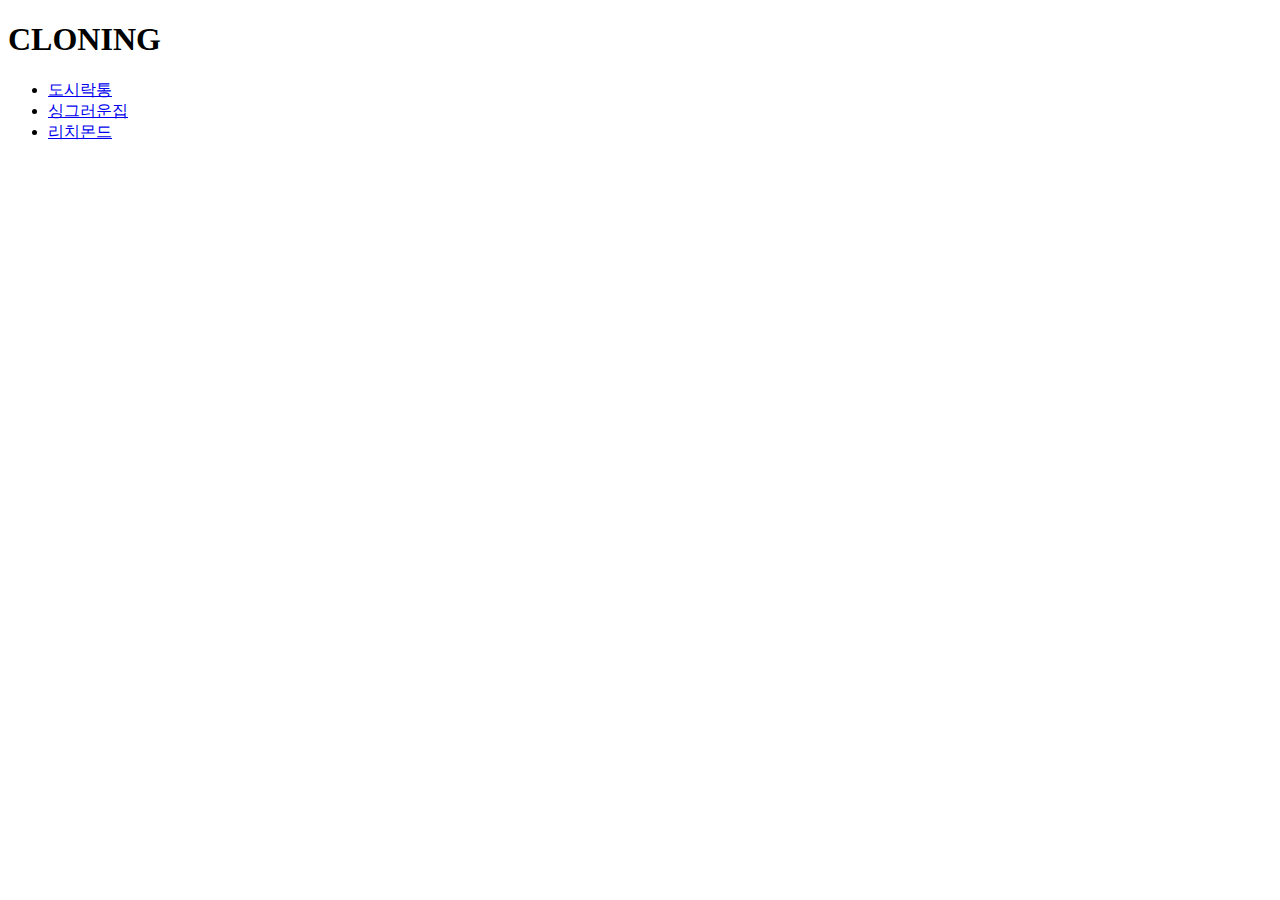
<file: index.html>
<!DOCTYPE html>
<html lang="en">
<head>
  <meta charset="UTF-8">
  <meta http-equiv="X-UA-Compatible" content="IE=edge">
  <meta name="viewport" content="width=device-width, initial-scale=1.0">
  <title>TEST</title>
</head>
<body>
  <h1>CLONING</h1>
  <ul>
    <li><a href="dosirock/index.html">도시락통</a></li>
    <li><a href="green_house/index.html">싱그러운집</a></li>
    <li><a href="therichmond/index.html">리치몬드</a></li>
  </ul>
</body>
</html>
</file>
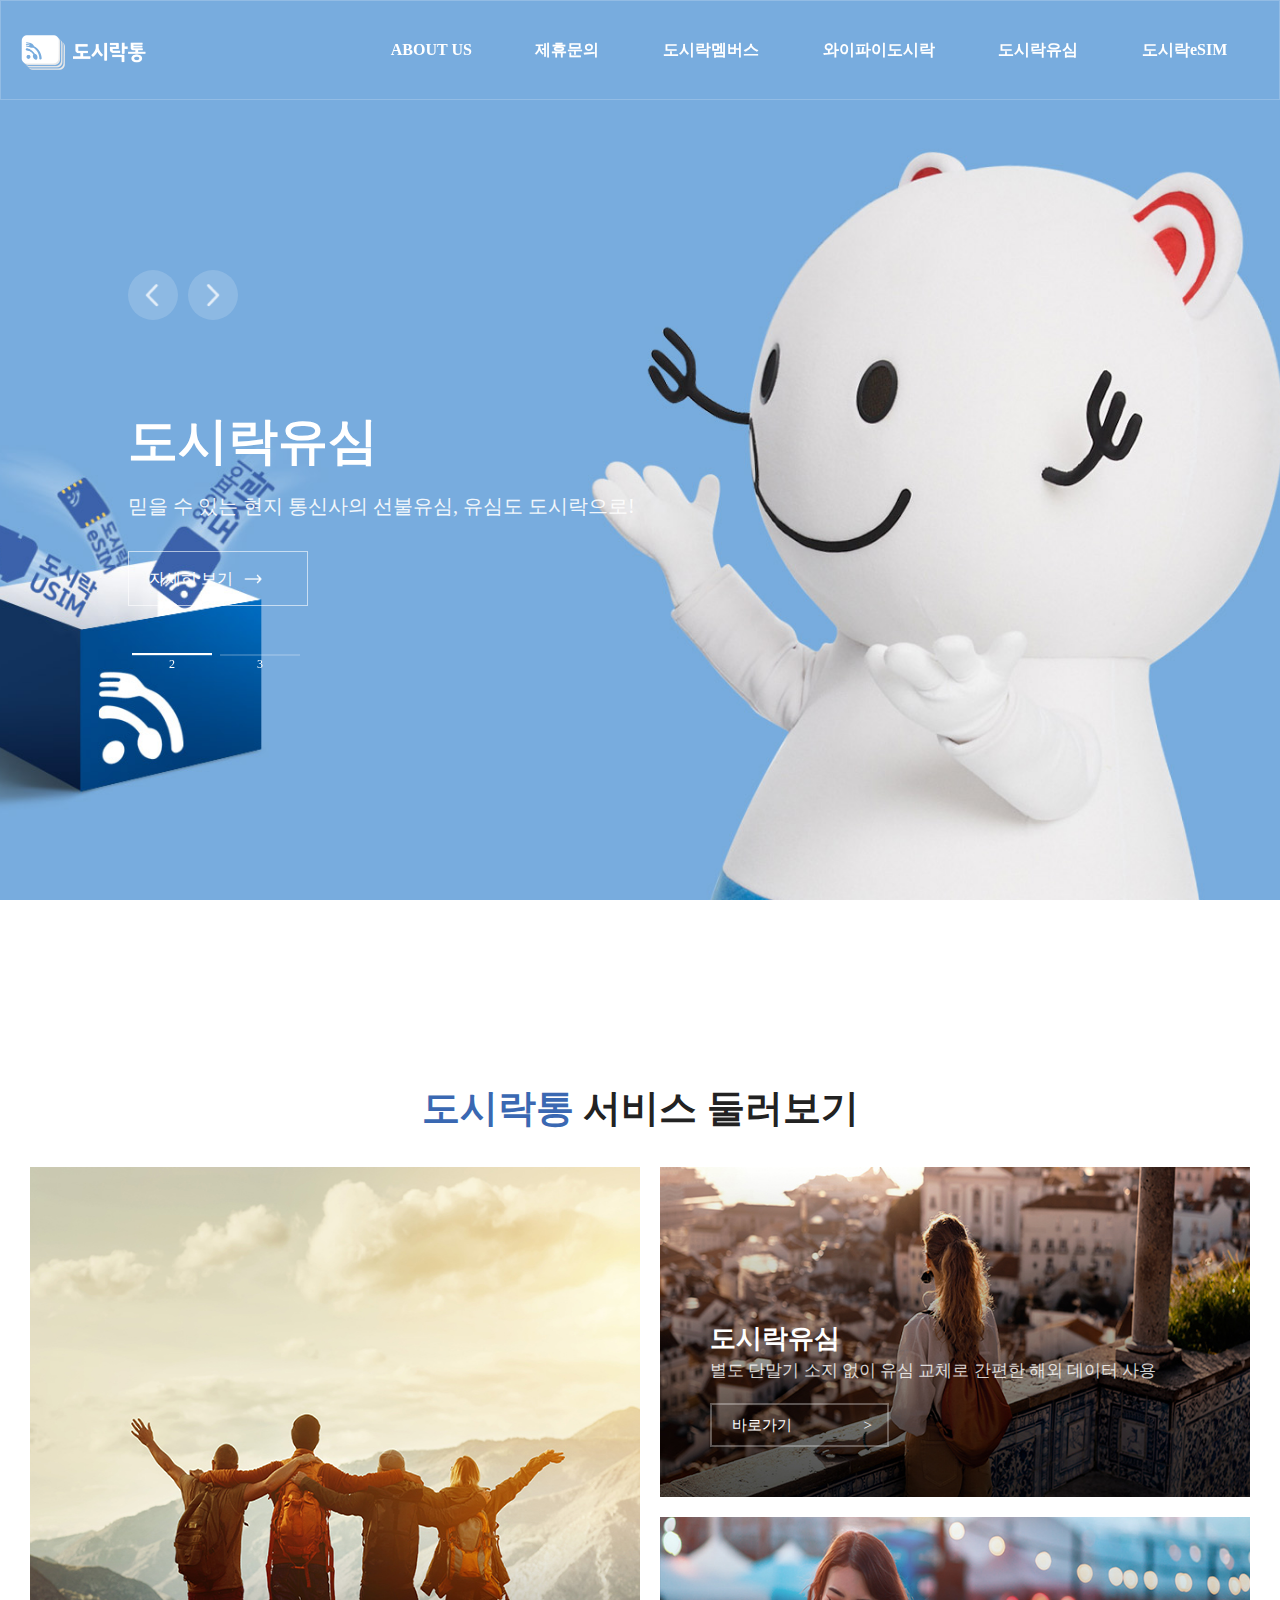
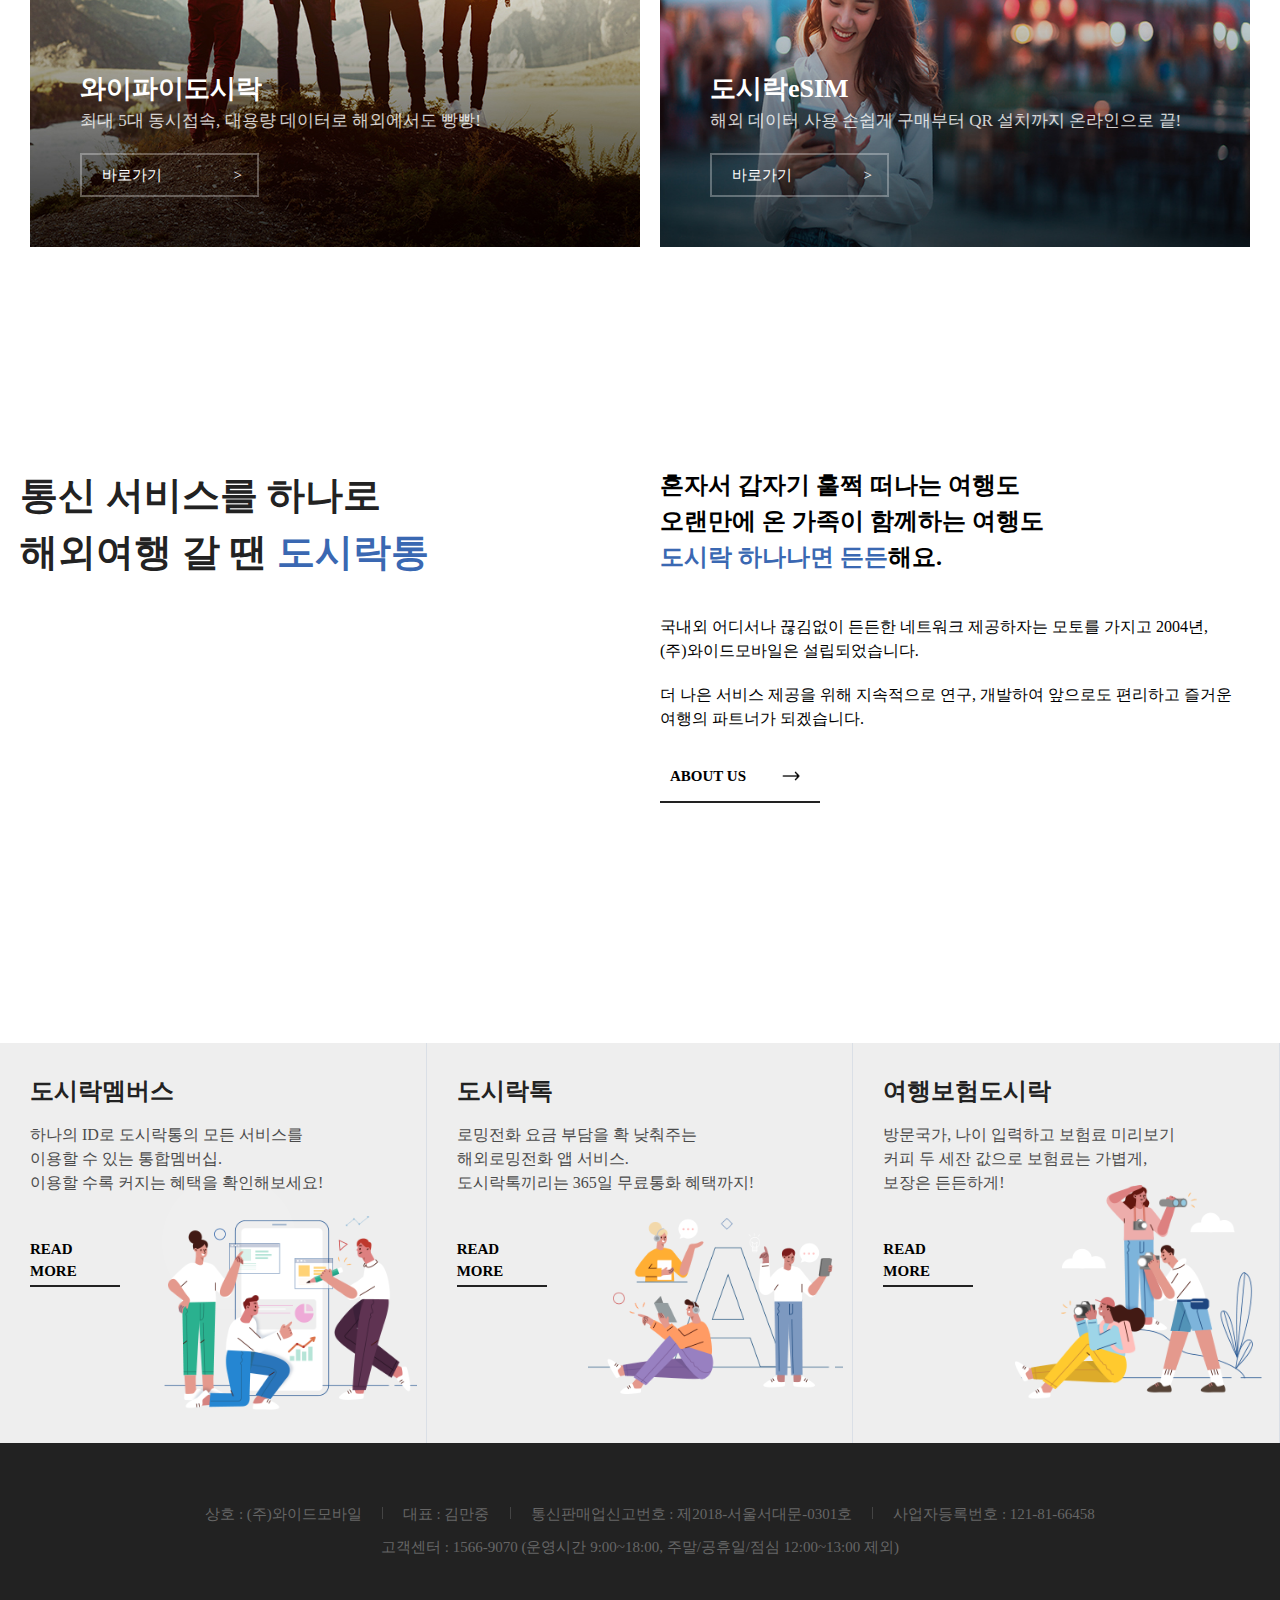
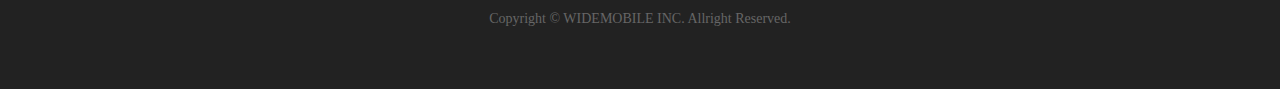
<file: dosirock/index.html>
<!DOCTYPE html>
<html lang="en">
<head>
  <meta charset="UTF-8">
  <meta http-equiv="X-UA-Compatible" content="IE=edge">
  <meta name="viewport" content="width=device-width, initial-scale=1.0">
  <link rel="stylesheet" href="css/reset.css">
      <!-- Link Swiper's CSS -->
      <link
      rel="stylesheet"
      href="https://cdn.jsdelivr.net/npm/swiper/swiper-bundle.min.css"/>
  <link rel="stylesheet" href="css/style.css">

  <title>도시락통 23-01-11 도시락통</title>
</head>
<body>
  <header>
    <div class="nav_wrap">
      <h1><a href="#"><img id="logoTop" src="img/logo_white.png" alt="logo"></a></h1>
      <nav>
        <ul>
          <li><a href="#" class="gnbA">ABOUT US</a></li>
          <li><a href="#" class="gnbA">제휴문의</a></li>
          <li><a href="" class="gnbA">도시락멤버스</a></li>
          <li><a href="" class="gnbA">와이파이도시락</a></li>
          <li><a href="" class="gnbA">도시락유심</a></li>
          <li><a href=""  class="gnbA">도시락eSIM</a></li>
        </ul>
      </nav>
      <div class="btn_nav">
        <a href="">
          <span></span>
          <span></span>
          <span></span>
        </a>
      </div>
    </div>

  </header>
  <main>
    <section>
      <div class="slide_wrap">
      <div class="swiper mySwiper">
      <div class="swiper-wrapper">
        <div class="swiper-slide"><img src="img/main_visual_1.jpg" alt="">
          <div class="slide_text">
      
            <h2>도시락유심</h2>
            <p>믿을 수 있는 현지 통신사의 선불유심, 유심도 도시락으로!</p>
            <div class="btn_more">
              자세히 보기
            </div>
          </div></div>
        <div class="swiper-slide"><img src="img/main_visual_2.jpg" alt="">
          <div class="slide_text">
        
            <h2>도시락eSIM</h2>
            <p>요금제, 통신사 변경 없이 데이터 충전가능한 아이폰유저를 위한 가장 간편한 로밍</p>
            <div class="btn_more">
              자세히 보기
            </div>
          </div></div>
        <div class="swiper-slide"><img src="img/main_visual_3.jpg" alt="">
          <div class="slide_text">
  
            <h2>도시락유심</h2>
            <p>믿을 수 있는 현지 통신사의 선불유심, 유심도 도시락으로!</p>
            <div class="btn_more">
              자세히 보기
            </div>
          </div></div>

      </div>
      <div class="arrows">
        <div class="swiper_left"></div>
        <div class="swiper_right"></div>

      </div>
      <div class="swiper-pagination page-bar"></div>
    </div>

      </div>
      </div>
    </section>
    <section id="service">
      <h2><span class="blue_txt">도시락통</span> 서비스 둘러보기</h2>
      <article>
        <div class="serv_big">
          <img src="img/main_service_img1.jpg" alt="">
          <div class="serv_txt">
          <h3>와이파이도시락</h3>
          <p>최대 5대 동시접속, 대용량 데이터로 해외에서도 빵빵! </p>
          <div>바로가기 <span>&gt;</span></div>
        </div>
      </div>
        <div class="serv_sm">
          <div><img src="img/main_service_img2.jpg" alt=""> 
            <div class="serv_txt">
            <h3>도시락유심</h3>
            <p>별도 단말기 소지 없이 유심 교체로 간편한 해외 데이터 사용</p>
            <div>바로가기 <span>&gt;</span></div>
          </div></div>
          <div><img src="img/main_service_img3.jpg" alt=""> <div class="serv_txt">
            <h3>도시락eSIM</h3>
            <p>해외 데이터 사용 손쉽게 구매부터 QR 설치까지 온라인으로 끝!</p>
            <div>바로가기 <span>&gt;</span>
            </div>
          </div>
        </div>
        </div>
      </article>
    </section>
    <section id="about">
      <h2>통신 서비스를 하나로
        <br>해외여행 갈 땐 <span class="blue_txt">도시락통</span>
      </h2>
      <article>
        <h3>혼자서 갑자기 훌쩍 떠나는 여행도
          <br>오랜만에 온 가족이 함께하는 여행도
          <br><span class="blue_txt">도시락 하나나면 든든</span>해요.</h3>
        <div>
          <p>국내외 어디서나 끊김없이 든든한 네트워크 제공하자는 모토를 가지고 2004년, 
            <br>(주)와이드모바일은 설립되었습니다.</p>
          <p>더 나은 서비스 제공을 위해 지속적으로 연구, 개발하여 앞으로도 편리하고 즐거운 여행의 파트너가 되겠습니다. </p>
        </div>
        <div class="about_btn">
          ABOUT US
        
        </div>
      </article>
    </section>
    <section id="banners">
      <article class="members bnrArti">
        <h3>도시락멤버스</h3>
        <p>하나의 ID로 도시락통의 모든 서비스를
          <br>이용할 수 있는 통합멤버십.
          <br>이용할 수록 커지는 혜택을 확인해보세요!
        </p>
        <div class="bnr_btn">READ MORE</div>
      </article>
      <article class="talk bnrArti"> 
        <h3>도시락톡</h3>
        <p>로밍전화 요금 부담을 확 낮춰주는
          <br>해외로밍전화 앱 서비스.
          <br>도시락톡끼리는 365일 무료통화 혜택까지!
        </p>
        <div class="bnr_btn">READ MORE</div></article>
      <article class="insu bnrArti">
        <h3>여행보험도시락</h3>
        <p>방문국가, 나이 입력하고 보험료 미리보기
          <br>커피 두 세잔 값으로 보험료는 가볍게,
          <br>보장은 든든하게!
        </p>
        <div class="bnr_btn">READ MORE</div>
      </article>
    </section>
  </main>
  <footer>
    <div>
      <ul>
        <li>상호 : (주)와이드모바일</li>
        <li>대표 : 김만중</li>
        <li>통신판매업신고번호 : 제2018-서울서대문-0301호</li>
        <li>사업자등록번호 : 121-81-66458</li>
      </ul>
      <div class="f_cs">고객센터 : 1566-9070 (운영시간 9:00~18:00, 주말/공휴일/점심 12:00~13:00 제외)</div>
    </div>
    <p>Copyright © WIDEMOBILE INC. Allright Reserved.</p>
  </footer>
  
</body>

<script src="js/main.js"></script>
  <script src="https://cdn.jsdelivr.net/npm/swiper/swiper-bundle.min.js"></script>

  <!-- Initialize Swiper -->
  <script>
    var swiper = new Swiper(".mySwiper", {
      spaceBetween: 0,
      centeredSlides: true,
      autoplay: {
        delay: 2500,
        disableOnInteraction: false,
      },
      pagination: {
          el: ".swiper-pagination",
          clickable: true,
          renderBullet: function (index, className) {
            return '<span class="' + className + '">' + (index + 1) + "</span>";
      }
    },
      navigation: {
        nextEl: ".swiper_right",
        prevEl: ".swiper_left",
      },
    
    });
  </script>
</html>
</file>
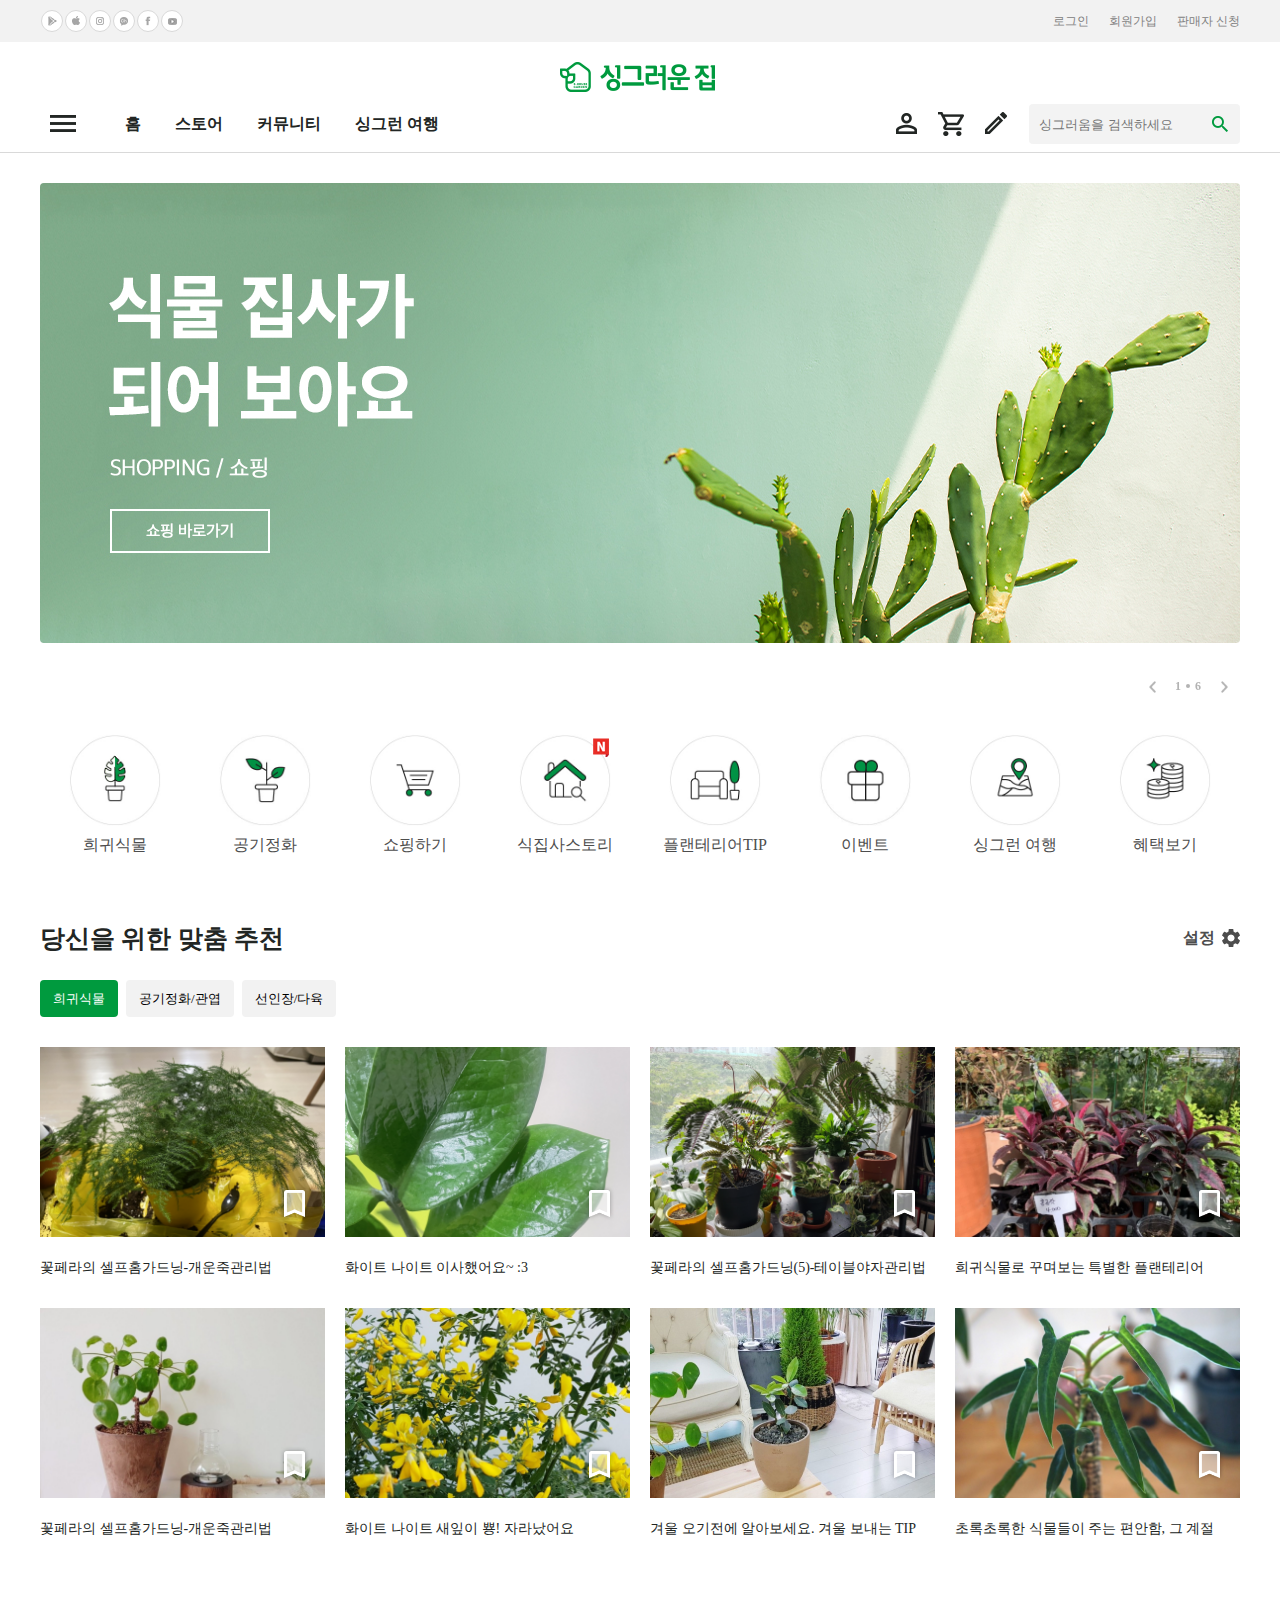
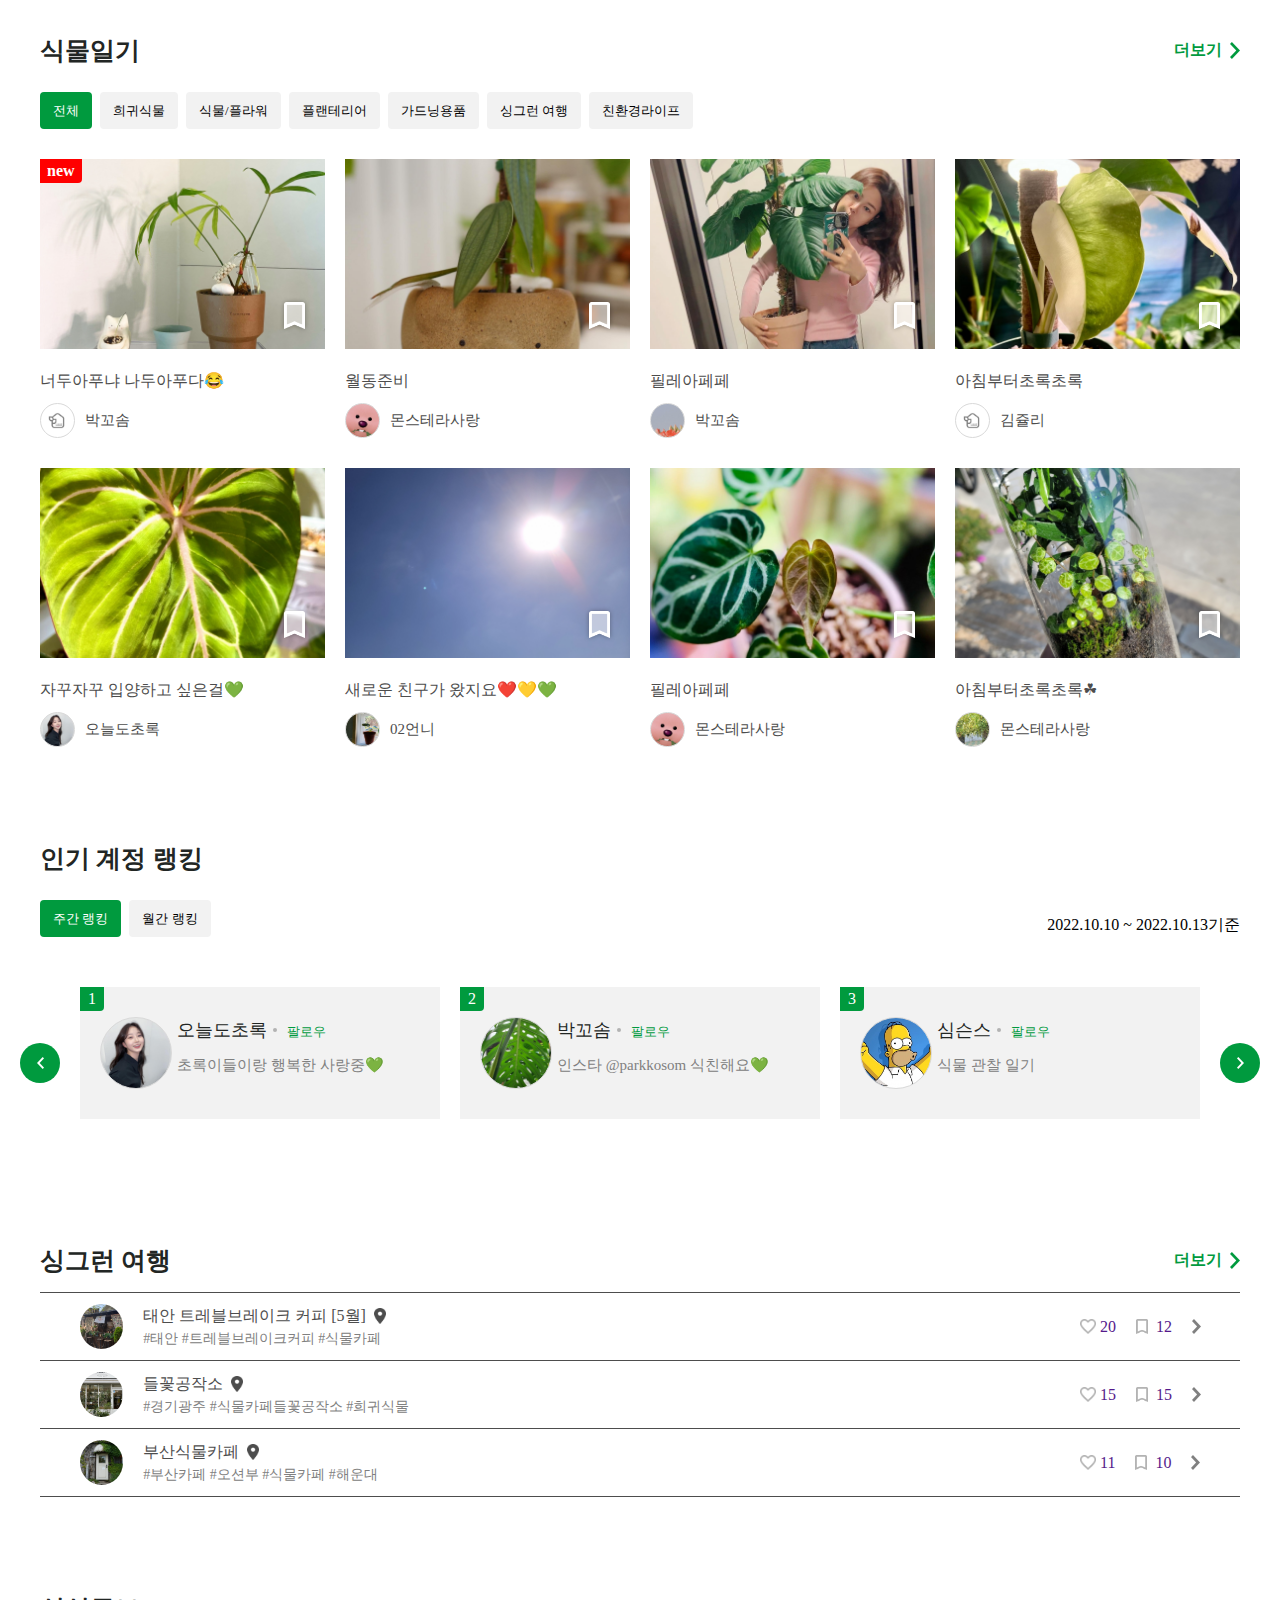
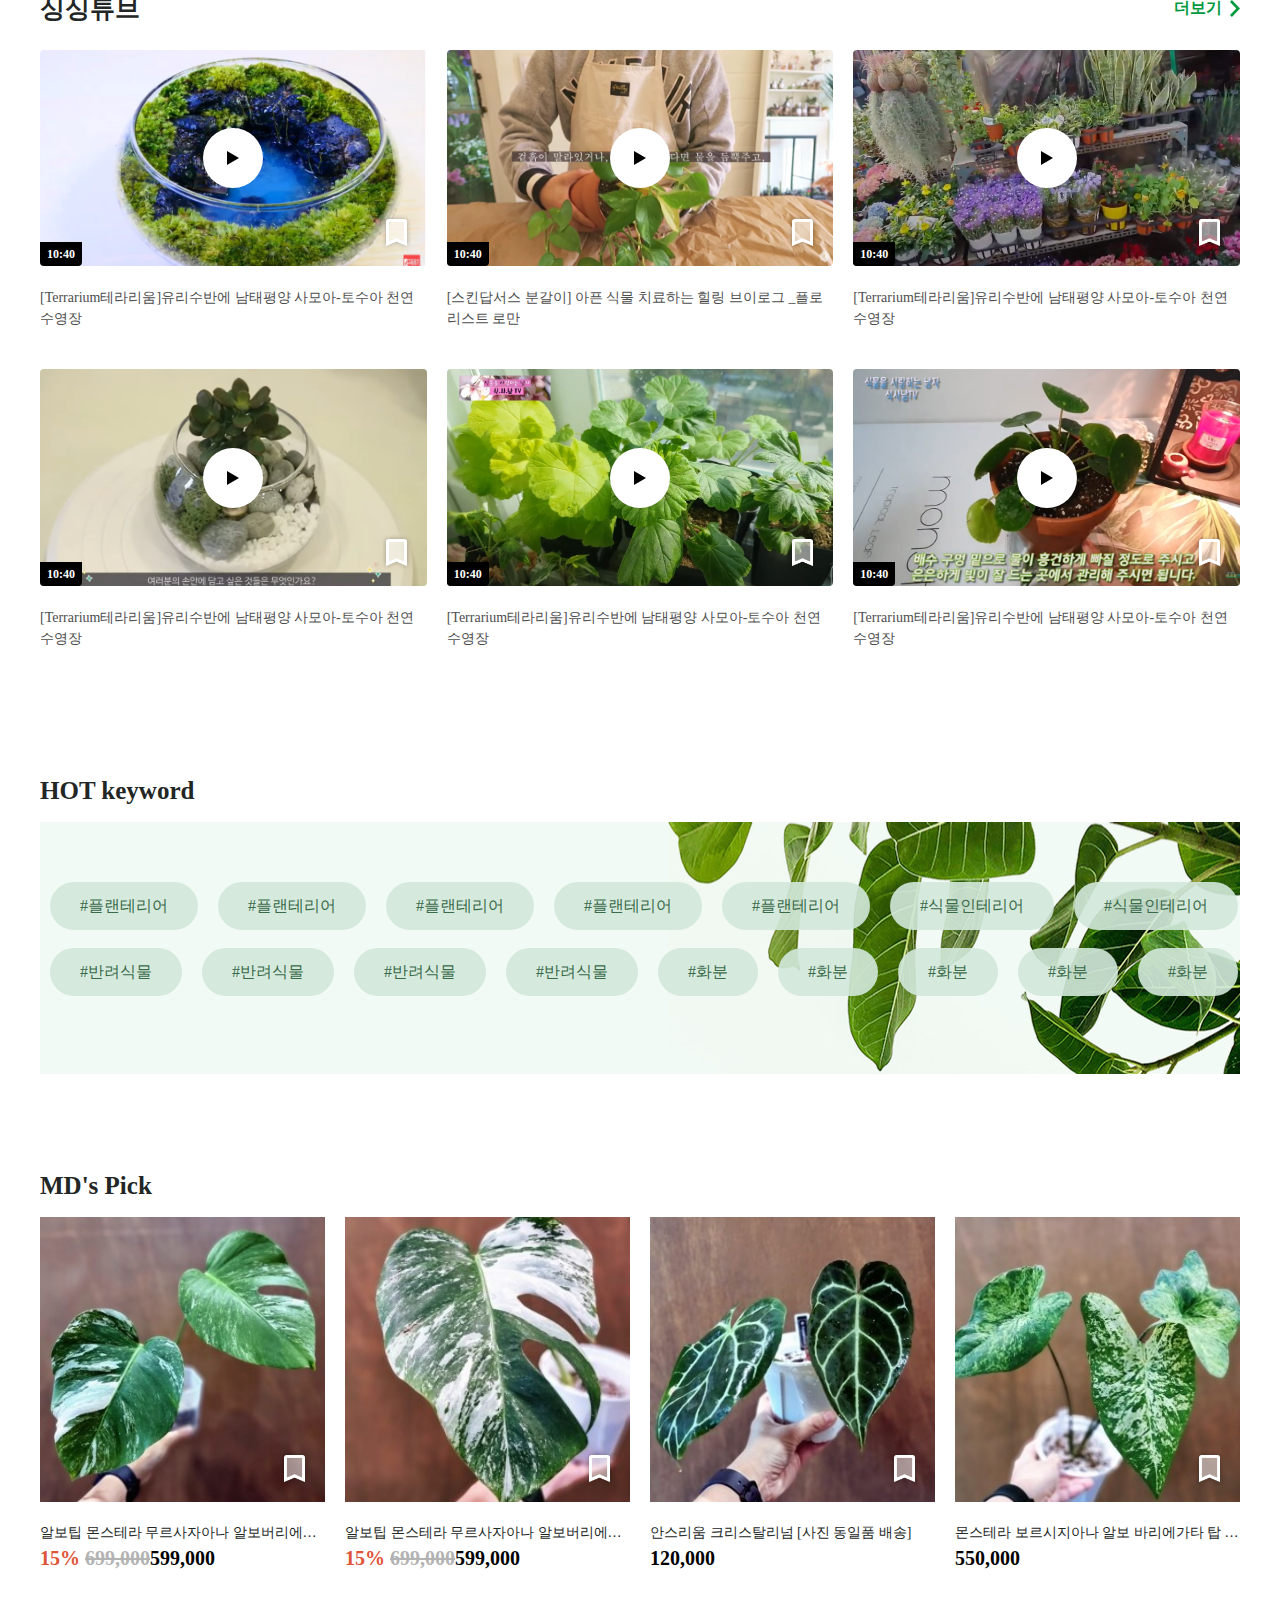
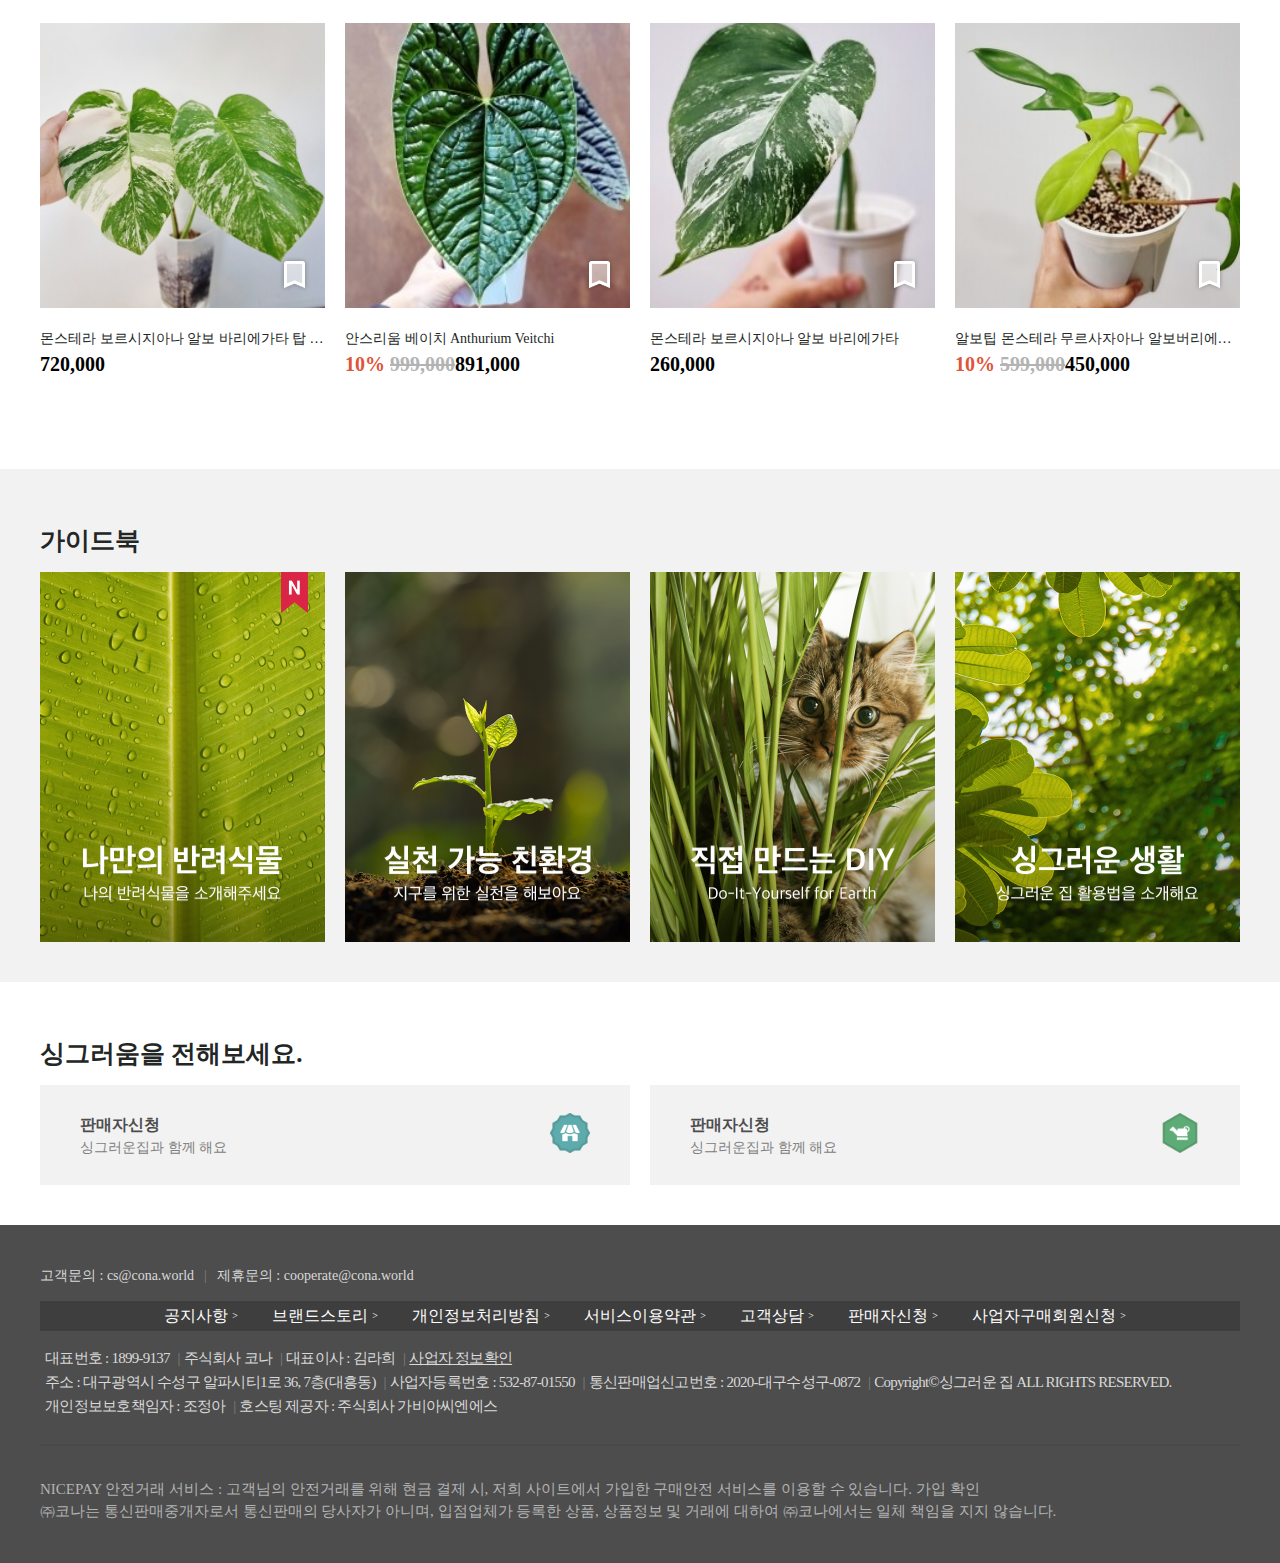
<file: green_house/index.html>
<!DOCTYPE html>
<html lang="en">
<head>
  <meta charset="UTF-8">
  <meta http-equiv="X-UA-Compatible" content="IE=edge">
  <meta name="viewport" content="width=device-width, initial-scale=1.0">
  <link rel="stylesheet" href="css/reset.css">
  <link rel="stylesheet" href="https://cdn.jsdelivr.net/npm/swiper/swiper-bundle.min.css"> 
  <link rel="stylesheet" href="css/style_fin.css">
  <link rel="stylesheet" href="css/style_main.css">


  <title>23-01-16 싱그러운 집</title>
</head>
<body>
  <header>
    <div id="header_top_wrap">
      <div id="header_top" class="w1200">
        <div class="h_top_left">
          <ul>
            <li><a href="" class="gp">구글</a></li>
            <li><a href="" class="ap">애플</a></li>
            <li><a href="" class="in">인스타</a></li>
            <li><a href="" class="kc">카카오</a></li>
            <li><a href="" class="fb">페이스북</a></li>
            <li><a href="" class="yt">유투브</a></li>
          </ul>
        </div>
        <div class="h_top_right">
          <ul>
            <li><a href="">로그인</a>
              <li><a href="">회원가입</a>
              <li><a href="">판매자 신청</a>
              </li>
          </ul>
        </div>
      </div>
    </div>
    <div id="header_bottom_wrap">
      <div id="header_bottom" class="w1200">
        <h1><a href="#"class="sp_common"></a></h1>
        <div id="h_bottom_fix">
          <div class="h_bot_nav">
            <div class="m_btn sp_common"></div>
            <nav>
              <ul>
                <li><a href="">홈</a></li>
                <li><a href="">스토어</a></li>
                <li><a href="">커뮤니티</a></li>
                <li><a href="">싱그런 여행</a></li>
              </ul>
            </nav>
          </div>
          <div class="h_bot_right">
            <ul>
              <li><a href="" class="sp_common mypage"></a></li>
              <li class="scrap_box"><a href="" class="sp_common h_scrap"></a></li>
              <li class="cart_box"><a href="" class="sp_common cart"></a></li>
              <li><a href="" class="sp_common write"></a></li>
            </ul>
            <div class="search">
              <input type="text" placeholder="싱그러움을 검색하세요">
              <span class="sp_common"></span>
            </div>
          </div>
        </div>
      </div>
    </div>
  </header>
  <main>
    <!--슬라이드이미지-->
    <section class="w1200">
      <article class="swiper slide_wrap">
        <div class="swiper-wrapper">
          <div class="swiper-slide">
            <img class="desk" src="img/main_00.jpg" alt="">
            <img class="mobile" src="img/main_m_00.jpg" alt="">
          </div>
          <div class="swiper-slide">
            <img class="desk" src="img/main_01.jpg" alt="">
            <img class="mobile" src="img/main_m_01.jpg" alt="">
          </div>
          <div class="swiper-slide">
            <img class="desk" src="img/main_02.jpg" alt="">
            <img class="mobile" src="img/main_m_02.jpg" alt="">
          </div>
          <div class="swiper-slide">
            <img class="desk" src="img/main_03.jpg" alt="">
            <img class="mobile" src="img/main_m_03.jpg" alt="">
          </div>
          <div class="swiper-slide">
            <img class="desk" src="img/main_04.jpg" alt="">
            <img class="mobile" src="img/main_m_04.jpg" alt="">
          </div>
          <div class="swiper-slide">
            <img class="desk" src="img/main_05.jpg" alt="">
            <img class="mobile" src="img/main_m_05.jpg" alt="">
          </div>
      </div>
        </div>
      </article>
      <div class="slide_arrow">
        <ul>
          <li><a href="" class="slide_prev"></a></li>
          <li class="swiper-pagination"></li>
          <li><a href="" class="slide_next"></a></li>
        </ul>
      </div>
    </section>
    <!--메인 속 카테고리-->
    <section class="w1200">
      <ul class="thumnail">
        <li><a href="">
          <div><img src="img/e_bn_00.jpg" alt=""></div>
          <h4>희귀식물</h4>
        </a></li>
        <li><a href="">
          <div><img src="img/e_bn_01.jpg" alt=""></div>
          <h4>공기정화</h4>
        </a></li>
        <li><a href="">
          <div><img src="img/e_bn_02.jpg" alt=""></div>
          <h4>쇼핑하기</h4>
        </a></li>
        <li><a href="">
          <div class="new_cate"><img src="img/e_bn_03.jpg" alt=""></div>
          <h4>식집사스토리</h4>
        </a></li>
        <li><a href="">
          <div><img src="img/e_bn_04.jpg" alt=""></div>
          <h4>플랜테리어TIP</h4>
        </a></li>
        <li><a href="">
          <div><img src="img/e_bn_05.jpg" alt=""></div>
          <h4>이벤트</h4>
        </a></li>
        <li><a href="">
          <div><img src="img/e_bn_06.jpg" alt=""></div>
          <h4>싱그런 여행</h4>
        </a></li>
        <li><a href="">
          <div><img src="img/e_bn_07.jpg" alt=""></div>
          <h4>혜택보기</h4>
        </a></li>
      </ul>
    </section>
    <!--당신을 위한 맞춤 추천-->
    <section class="w1200 p40">
      <div class="title_wrap">
        <h2>당신을 위한 맞춤 추천</h2>
        <div class="setting"><a href="">설정</a></div>
      </div>
      <div class="tab_wrap">
        <ul>
          <li class="tabTitle active" onclick="tabOpen(event,'tab1')">희귀식물</li>
          <li class="tabTitle" onclick="tabOpen(event,'tab2')">공기정화/관엽</li>
          <li class="tabTitle" onclick="tabOpen(event,'tab3')">선인장/다육</li>
        </ul>
      </div>
      <div id="tab1" class="tab_gal_wrap active"> 
        <article class="lst_gallery active">
        <figure><a href="">
          <div class="thum_img thum1-1">
            <span class="scrap"></span>
          </div>
          <figcaption>꽃페라의 셀프홈가드닝-개운죽관리법</figcaption></a>
        </figure>
        <figure><a href="">
          <div class="thum_img thum1-2">
            <span class="scrap"></span>
          </div>
          <figcaption>화이트 나이트 이사했어요~ :3</figcaption></a>
        </figure>
        <figure><a href="">
          <div class="thum_img thum1-3">
            <span class="scrap"></span>
          </div>
          <figcaption>꽃페라의 셀프홈가드닝(5)-테이블야자관리법</figcaption></a>
        </figure>
        <figure><a href="">
          <div class="thum_img thum1-4">
            <span class="scrap"></span>
          </div>
          <figcaption>희귀식물로 꾸며보는 특별한 플랜테리어</figcaption></a>
        </figure>
        <figure class="desk"><a href="">
          <div class="thum_img thum1-5">
            <span class="scrap"></span>
          </div>
          <figcaption>꽃페라의 셀프홈가드닝-개운죽관리법</figcaption></a>
        </figure>
        <figure class="desk"><a href="">
          <div class="thum_img thum1-6">
            <span class="scrap"></span>
          </div>
          <figcaption> 화이트 나이트 새잎이 뿅! 자라났어요</figcaption></a>
        </figure>
        <figure class="desk"><a href="">
          <div class="thum_img thum1-7">
            <span class="scrap"></span>
          </div>
          <figcaption>겨울 오기전에 알아보세요. 겨울 보내는 TIP</figcaption></a>
        </figure>
        <figure class="desk"><a href="">
          <div class="thum_img thum1-8">
            <span class="scrap"></span>
          </div>
          <figcaption>
            초록초록한 식물들이 주는 편안함, 그 계절</figcaption></a>
        </figure>
      </article>
    </div>
      <div id="tab2" class="tab_gal_wrap"> 
        <article class="lst_gallery">
        <figure><a href="">
          <div class="thum_img thum2-1">
            <span class="scrap"></span>
          </div>
          <figcaption>식몰이맞이 베란다 정원</figcaption></a>
        </figure>
        <figure><a href="">
          <div class="thum_img thum2-2">
            <span class="scrap"></span>
          </div>
          <figcaption>귀여운 선인장 키우기:)</figcaption></a>
        </figure>
        <figure><a href="">
          <div class="thum_img thum2-3">
            <span class="scrap"></span>
          </div>
          <figcaption>겨울에도 조용하게 꿈틀꿈틀 자란다</figcaption></a>
        </figure>
        <figure><a href="">
          <div class="thum_img thum2-4">
            <span class="scrap"></span>
          </div>
          <figcaption>칼라데아마란타</figcaption></a>
        </figure>
        <figure class="desk"><a href="">
          <div class="thum_img thum2-5">
            <span class="scrap"></span>
          </div>
          <figcaption>식린이의 우당탕탕 식물키우기</figcaption></a>
        </figure>
        <figure class="desk"><a href="">
          <div class="thum_img thum2-6">
            <span class="scrap"></span>
          </div>
          <figcaption>귀여운 메비나금</figcaption></a>
        </figure>
        <figure class="desk"><a href="">
          <div class="thum_img thum2-7">
            <span class="scrap"></span>
          </div>
          <figcaption>귀여운 하트 다육이</figcaption></a>
        </figure>
        <figure class="desk"><a href="">
          <div class="thum_img thum2-8">
            <span class="scrap"></span>
          </div>
          <figcaption>
           그라노비아</figcaption></a>
        </figure>
      </article>
    </div>
      <div id="tab3" class="tab_gal_wrap"> 
        <article class="lst_gallery active">
        <figure><a href="">
          <div class="thum_img thum3-1">
            <span class="scrap"></span>
          </div>
          <figcaption>33꽃페라의 셀프홈가드닝-개운죽관리법</figcaption></a>
        </figure>
        <figure><a href="">
          <div class="thum_img thum3-2">
            <span class="scrap"></span>
          </div>
          <figcaption>화이트 나이트 이사했어요~ :3</figcaption></a>
        </figure>
        <figure><a href="">
          <div class="thum_img thum3-3">
            <span class="scrap"></span>
          </div>
          <figcaption>꽃페라의 셀프홈가드닝(5)-테이블야자관리법</figcaption></a>
        </figure>
        <figure><a href="">
          <div class="thum_img thum3-4">
            <span class="scrap"></span>
          </div>
          <figcaption>희귀식물로 꾸며보는 특별한 플랜테리어</figcaption></a>
        </figure>
        <figure class="desk"><a href="">
          <div class="thum_img thum3-5">
            <span class="scrap"></span>
          </div>
          <figcaption>꽃페라의 셀프홈가드닝-개운죽관리법</figcaption></a>
        </figure>
        <figure class="desk"><a href="">
          <div class="thum_img thum3-6">
            <span class="scrap"></span>
          </div>
          <figcaption> 화이트 나이트 새잎이 뿅! 자라났어요</figcaption></a>
        </figure>
        <figure class="desk"><a href="">
          <div class="thum_img thum3-7">
            <span class="scrap"></span>
          </div>
          <figcaption>겨울 오기전에 알아보세요. 겨울 보내는 TIP</figcaption></a>
        </figure>
        <figure class="desk"><a href="">
          <div class="thum_img thum3-8">
            <span class="scrap"></span>
          </div>
          <figcaption>
            초록초록한 식물들이 주는 편안함, 그 계절</figcaption></a>
        </figure>
      </article>
    </div>


      <div class="moreStory_btn">
        <a href="">더 많은 스토리 보기</a>
        </div>
    </section>
    <!--식물일기-->
    <section class="w1200 p40">
      <div class="title_wrap">
        <h2>식물일기</h2>
        <div class="more desk"><a href="">더보기</a></div>
      </div>
      <div class="tab_wrap">
        <ul>
          <li class="tabTitle active">전체</li>
          <li class="tabTitle">희귀식물</li>
          <li class="tabTitle">식물/플라워</li>
          <li class="tabTitle">플랜테리어</li>
          <li class="tabTitle">가드닝용품</li>
          <li class="tabTitle">싱그런 여행</li>
          <li class="tabTitle">친환경라이프</li>
        </ul>
      </div>
      <article class="sec_gallery">
        <figure class="gall_thum"><a href="">
          <div class="thum_img thum1-1">
            <span class="scrap"></span>
          </div>
          <figcaption>너두아푸냐 나두아푸다😂</figcaption>
          <div>
            <ul class="user_id">
              <li class="user_img user_img1"></li>
              <li class="user_name">박꼬솜</li>
            </ul></a>
        </figure>
        <figure><a href="">
          <div class="thum_img thum1-2">
            <span class="scrap"></span>
          </div>
          <figcaption>월동준비</figcaption>
          <ul class="user_id">
            <li class="user_img user_img2"></li>
            <li class="user_name">몬스테라사랑</li>
          </ul></a>
        </figure>
        <figure><a href="">
          <div class="thum_img thum1-3">
            <span class="scrap"></span>
          </div>
          <figcaption>필레아페페</figcaption>
          <ul class="user_id">
            <li class="user_img user_img5"></li>
            <li class="user_name">박꼬솜</li>
          </ul>
        </a>
        </figure>
        <figure><a href="">
          <div class="thum_img thum1-4">
            <span class="scrap"></span>
          </div>
          <figcaption>아침부터초록초록</figcaption>
          <ul class="user_id">
            <li class="user_img user_img1"></li>
            <li class="user_name">김쥴리</li>
          </ul></a>
        </figure>
        <figure class="desk"><a href="">
          <div class="thum_img thum1-5">
            <span class="scrap"></span>
          </div>
          <figcaption>자꾸자꾸 입양하고 싶은걸💚</figcaption>
          <ul class="user_id">
            <li class="user_img u_img1"></li>
            <li class="user_name">오늘도초록</li>
          </ul></a>
        </figure>
        <figure class="desk"><a href="">
          <div class="thum_img thum1-6">
            <span class="scrap"></span>
          </div>
          <figcaption>
            새로운 친구가 왔지요❤️💛💚</figcaption>
          <ul class="user_id">
            <li class="user_img user_img3"></li>
            <li class="user_name">02언니</li>
          </ul></a>
        </figure>
        <figure class="desk"><a href="">
          <div class="thum_img thum1-7">
            <span class="scrap"></span>
          </div>
          <figcaption>필레아페페</figcaption>
          <ul class="user_id">
            <li class="user_img user_img2"></li>
            <li class="user_name">몬스테라사랑</li>
          </ul></a>
        </figure>
        <figure class="desk"><a href="">
          <div class="thum_img thum1-8">
            <span class="scrap"></span>
          </div>
          <figcaption>아침부터초록초록☘</figcaption>
          <ul class="user_id">
            <li class="user_img user_img4"></li>
            <li class="user_name">몬스테라사랑</li>
          </ul></a>
        </figure>
      </article>
      <div class="moreStory_btn">
        <a href="">더 많은 스토리 보기</a>
        </div>
    </section>
    <!--인기계정랭킹-->
    <section class="w1200 p40 lank">
      <div class="title_wrap">
        <h2>인기 계정 랭킹</h2>
      </div>
      <div class="tab_wrap">
        <ul>
          <li class="tabTitle2 active" onclick="tabOpen2(event,'tab2-1')">주간 랭킹</li>
          <li class="tabTitle2" onclick="tabOpen2(event,'tab2-2')">월간 랭킹</li>

        </ul>
        <p class="desk">2022.10.10 ~ 2022.10.13기준</p>
      </div>
      <div id="tab2-1" class="tab_gal_wrap2 active">   
        <article class="lank_users">
        <ul>
          <li>
            <span class="lank_num">1</span>
              <div class="lank_u_img u_img1">
                <a href=""></a></div>
              <div class="lank_u_txt">
                <div><a href="">오늘도초록</a><span><a href="">팔로우</span></a></div>
                <p>초록이들이랑 행복한 사랑중💚</p>
              </div>
            </li>
          <li>
            <span class="lank_num">2</span>
            <div class="lank_u_img u_img2">
              <a href=""></a></div>
            <div class="lank_u_txt">
              <div><a href="">박꼬솜</a><span><a href="">팔로우</span></a></div>
              <p>인스타 @parkkosom  식친해요💚</p>
            </div></li>
          <li>
            <span class="lank_num">3</span>
            <div class="lank_u_img u_img3">
              <a href=""></a></div>
            <div class="lank_u_txt">
              <div><a href="">심슨스</a><span><a href="">팔로우</span></a></div>
              <p>식물 관찰 일기</p>
            </div></li>
        </ul>
        <div class="lank_date mobile">2022.10.10 ~ 2022.10.13기준</div>
        <div class="lank_arrow desk">
          <div class="lank_prev"></div>
          <div class="lank_next"></div>
        </div>
        </div>
      <div id="tab2-2" class="tab_gal_wrap2">   
        <article class="lank_users">
        <ul>
          <li>
            <span class="lank_num">1</span>
              <div class="lank_u_img u_img4">
                <a href=""></a>
              </div>
              <div class="lank_u_txt">
                <div><a href="">슈킁</a><span><a href="">팔로우</span></a></div>
                <p>식린이의 식물일기</p>
              </div>
            </li>
          <li>
            <span class="lank_num">2</span>
            <div class="lank_u_img u_img5">
              <a href=""></a></div>
            <div class="lank_u_txt">
              <div><a href="">크레이지</a><span><a href="">팔로우</span></a></div>
              <p>식물.</p>
            </div>
          </li>
          <li>
            <span class="lank_num">3</span>
            <div class="lank_u_img u_img6">
              <a href=""></a></div>
            <div class="lank_u_txt">
              <div><a href="">감성을심다</a><span><a href="">팔로우</span></a></div>
              <p>수발들다 고히 잠들다</p>
            </div>
          </li>
        </ul>
        <div class="lank_date mobile">2022.10.10 ~ 2022.10.13기준</div>
        <div class="lank_arrow desk">
          <div class="lank_prev"></div>
          <div class="lank_next"></div>
        </div>
        </div>
      </article></div>
   
    </section>
    <!--싱그런여행-->
    <section class="w1200 p40 travel">
      <div class="title_wrap">
        <h2>싱그런 여행</h2>
        <div class="more desk"><a href="#">더보기</a></div>
      </div>
      <article>
        <ul>
          <li>
            <a href="" class="travel_wrap">
              <div class="img img1"></div>
              <div class="txt">
                <p class="tit_txt">태안 트레블브레이크 커피 [5월]</p>
                <p class="hash_txt">#태안 #트레블브레이크커피 #식물카페</p>
              </div>
              <ul class="icons">
                <li class="heart desk">20</li>
                <li class="book desk">12</li>
                <li class="arrow_r"></li>
              </ul>
            </a>
          </li>
          <li>
            <a href="" class="travel_wrap">
              <div class="img img2"></div>
              <div class="txt">
                <p class="tit_txt">들꽃공작소</p>
                <p class="hash_txt">#경기광주 #식물카페들꽃공작소 #희귀식물</p>
              </div>
              <ul class="icons">
                <li class="heart desk">15</li>
                <li class="book desk">15</li>
                <li class="arrow_r"></li>
              </ul>
            </a>
          </li>
          <li>
            <a href="" class="travel_wrap">
              <div class="img img3"></div>
              <div class="txt">
                <p class="tit_txt">부산식물카페</p>
                <p class="hash_txt">#부산카페 #오션부 #식물카페 #해운대</p>
              </div>
              <ul class="icons">
                <li class="heart desk">11</li>
                <li class="book desk">10</li>
                <li class="arrow_r"></li>
              </ul>
            </a>
          </li>
        </ul>
      </article>
      <div class="moreStory_btn">
        <a href="">더 많은 싱그런 여행 보기</a>
        </div>
    </section>
    <!--싱싱튜브-->
    <section class="w1200 p40">
      <div class="title_wrap">
        <h2>싱싱튜브</h2>
        <div class="more desk"><a href="">더보기</a>
        </div>
      </div>
      <article class="tube_wrap">
        <figure>
          <div class="tube_img tube_img1">
            <span class="time">10:40</span>
            <span class="scrap"></span>
            <span class="play"></span>
          </div>
          <figcaption>[Terrarium테라리움]유리수반에 남태평양 사모아-토수아 천연수영장</figcaption>
        </figure>
        <figure>
          <div class="tube_img tube_img2">
            <span class="time">10:40</span>
            <span class="scrap"></span>
            <span class="play"></span>
          </div>
          <figcaption>[스킨답서스 분갈이] 아픈 식물 치료하는 힐링 브이로그 _플로리스트 로만</figcaption>
        </figure>
        <figure>
          <div class="tube_img tube_img3">
            <span class="time">10:40</span>
            <span class="scrap"></span>
            <span class="play"></span>
          </div>
          <figcaption>[Terrarium테라리움]유리수반에 남태평양 사모아-토수아 천연수영장</figcaption>
        </figure>
        <figure>
          <div class="tube_img tube_img4">
            <span class="time">10:40</span>
            <span class="scrap"></span>
            <span class="play"></span>
          </div>
          <figcaption>[Terrarium테라리움]유리수반에 남태평양 사모아-토수아 천연수영장</figcaption>
        </figure>
        <figure>
          <div class="tube_img tube_img5">
            <span class="time">10:40</span>
            <span class="scrap"></span>
            <span class="play"></span>
          </div>
          <figcaption>[Terrarium테라리움]유리수반에 남태평양 사모아-토수아 천연수영장</figcaption>
        </figure>
        <figure class="desk">
          <div class="tube_img tube_img6 ">
            <span class="time">10:40</span>
            <span class="scrap"></span>
            <span class="play"></span>
          </div>
          <figcaption>[Terrarium테라리움]유리수반에 남태평양 사모아-토수아 천연수영장</figcaption>
        </figure>
      </article>
      <div class="moreStory_btn">
        <a href="">더 많은 싱싱튜브 보기</a>
        </div>
    </section>
    <!--핫키워드-->
    <section class="w1200 p40">
      <div class="title_wrap">
        <h2>HOT keyword</h2>
      </div>
      <article class="keyword">
        <ul>
          <li><a href="">#플랜테리어</a></li>
          <li><a href="">#플랜테리어</a></li>
          <li><a href="">#플랜테리어</a></li>
          <li><a href="">#플랜테리어</a></li>
          <li><a href="">#플랜테리어</a></li>
          <li><a href="">#식물인테리어</a></li>
          <li><a href="">#식물인테리어</a></li>
          <li><a href="">#식물인테리어</a></li>
          <li><a href="">#식물인테리어</a></li>
          <li><a href="">#식물카페</a></li>
          <li><a href="">#식물카페</a></li>
          <li><a href="">#식물카페</a></li>
          <li><a href="">#식물카페</a></li>
          <li><a href="">#식물카페</a></li>
          <li><a href="">#반려식물</a></li>
          <li><a href="">#반려식물</a></li>
          <li><a href="">#반려식물</a></li>
          <li><a href="">#반려식물</a></li>
          <li><a href="">#화분</a></li>
          <li><a href="">#화분</a></li>
          <li><a href="">#화분</a></li>
          <li><a href="">#화분</a></li>
          <li><a href="">#화분</a></li>
          <li><a href="">#식물스타그램</a></li>
          <li><a href="">#식물스타그램</a></li>
          <li><a href="">#식물스타그램</a></li>
          <li><a href="">#식물스타그램</a></li>
          <li><a href="">#식물스타그램</a></li>
          <li><a href="">#식물스타그램</a></li>
        </ul>
      </article>
    </section>
    <!--MD PIC-->
    <section class="w1200 p40">
      <div class="title_wrap">
        <h2>MD's Pick</h2>
      </div>
      <article class="pick">
        <figure>
          <div class="pick_img pick_img1">
            <span class="scrap"></span>
          </div>
          <figcaption>
            <p>알보팁 몬스테라 무르사자아나 알보버리에가티</p>
            <ul>
              <li class="discount">15%</li>
              <li class="price">699,000</li>
              <li class="sale">599,000</li>
            </ul>
          </figcaption>
        </figure>
        <figure>
          <div class="pick_img pick_img2">
            <span class="scrap"></span>
          </div>
          <figcaption>
            <p>알보팁 몬스테라 무르사자아나 알보버리에가티</p>
            <ul>
              <li class="discount">15%</li>
              <li class="price">699,000</li>
              <li class="sale">599,000</li>
            </ul>
          </figcaption>
        </figure>
        <figure>
          <div class="pick_img pick_img3">
            <span class="scrap"></span>
          </div>
          <figcaption>
            <p>안스리움 크리스탈리넘 [사진 동일품 배송]</p>
            <ul>
              <!-- <li class="discount">15%</li> -->
              <!-- <li class="price">699,000</li> -->
              <li class="sale">120,000</li>
            </ul>
          </figcaption>
        </figure>
        <figure>
          <div class="pick_img pick_img4">
            <span class="scrap"></span>
          </div>
          <figcaption>
            <p>몬스테라 보르시지아나 알보 바리에가타 탑 Monstera Albo Variegata</p>
            <ul>
              <!-- <li class="discount">15%</li> -->
              <!-- <li class="price">699,000</li> -->
              <li class="sale">550,000</li>
            </ul>
          </figcaption>
        </figure>
        <figure>
          <div class="pick_img pick_img5">
            <span class="scrap"></span>
          </div>
          <figcaption>
            <p>몬스테라 보르시지아나 알보 바리에가타 탑 Monstera Albo Variegata</p>
            <ul>
              <!-- <li class="discount">15%</li> -->
              <!-- <li class="price">699,000</li> -->
              <li class="sale">720,000</li>
            </ul>
          </figcaption>
        </figure>
        <figure>
          <div class="pick_img pick_img6">
            <span class="scrap"></span>
          </div>
          <figcaption>
            <p>안스리움 베이치 Anthurium Veitchi</p>
            <ul>
              <li class="discount">10%</li>
              <li class="price">999,000</li>
              <li class="sale">891,000</li>
            </ul>
          </figcaption>
        </figure>
        <figure>
          <div class="pick_img pick_img7">
            <span class="scrap"></span>
          </div>
          <figcaption>
            <p>몬스테라 보르시지아나 알보 바리에가타</p>
            <ul>
              <!-- <li class="discount">15%</li> -->
              <!-- <li class="price">699,000</li> -->
              <li class="sale">260,000</li>
            </ul>
          </figcaption>
        </figure>
        <figure>
          <div class="pick_img pick_img8">
            <span class="scrap"></span>
          </div>
          <figcaption>
            <p>알보팁 몬스테라 무르사자아나 알보버리에가티</p>
            <ul>
              <li class="discount">10%</li>
              <li class="price">599,000</li>
              <li class="sale">450,000</li>
            </ul>
          </figcaption>
        </figure>
      </article>
    </section>
    <!--가이드북-->
    <section class="bgGray p40">
      <div class="title_wrap w1200">
        <h2>가이드북</h2>
      </div>
      <article class="guide w1200">
        <div class="guide_img1"><a href=""><span class="new"></span></a></div>
        <div class="guide_img2"><a href=""></a></div>
        <div class="guide_img3"><a href=""></a></div>
        <div class="guide_img4"><a href=""></a></div>
      </article>
    </section>
    <!-- 싱그러움을 전해보세요-->
    <section class="p40 w1200">
      <div class="title_wrap">
        <h2>싱그러움을 전해보세요.</h2>
      </div>
      <article class="quick_link">
        <div class="seller">
          <div>
            <h4>판매자신청</h4>
            <p>싱그러운집과 함께 해요</p>
          </div>
          <span class="sell_img"></span>
        </div>
        <div class="vvip">
          <div>
            <h4>판매자신청</h4>
            <p>싱그러운집과 함께 해요</p>
          </div>
          <span class="vvip_img"></span>
        </div>
      </article>
    </section>
  </main>
  <!--Footer-->
  <footer>
    <div class="w1200 p40">
      <div class="f_top">
        <p>고객문의 : cs@cona.world</p>
        <span> | </span>
        <p>제휴문의 : cooperate@cona.world</p>
      </div>
      <nav>
        <ul>
          <li><a href="">공지사항</a></li>
          <li><a href="">브랜드스토리</a></li>
          <li><a href="">개인정보처리방침</a></li>
          <li><a href="">서비스이용약관</a></li>
        </ul>
        <ul>
          <li><a href="">고객상담</a></li>
          <li><a href="">판매자신청</a></li>
          <li><a href="">사업자구매회원신청</a></li>
        </ul>
      </nav>
      <div class="f_middle">
        <ul>
          <li>대표번호 : 1899-9137</li>
          <li>주식회사 코나</li>
          <li>대표이사 : 김라희</li>
          <li><a href="">사업자 정보확인</a></li>
        </ul>
        <ul>
          <li>주소 : 대구광역시 수성구 알파시티1로 36, 7층(대흥동)</li>
          <li>사업자등록번호 : 532-87-01550</li>
          <li>통신판매업신고번호 : 2020-대구수성구-0872</li>
          <li>Copyright©싱그러운 집 ALL RIGHTS RESERVED.</li>
        </ul>
        <ul>
          <li>개인정보보호책임자 : 조정아</li>
          <li>호스팅 제공자 : 주식회사 가비아씨엔에스</li>
        </ul>
      </div>
      <div class="f_bottom">
        <p>NICEPAY 안전거래 서비스 : 고객님의 안전거래를 위해 현금 결제 시, 저희 사이트에서 가입한 구매안전 서비스를 이용할 수 있습니다.  가입 확인</p>
        <p>㈜코나는 통신판매중개자로서 통신판매의 당사자가 아니며, 입점업체가 등록한 상품, 상품정보 및 거래에 대하여 ㈜코나에서는 일체 책임을 지지 않습니다.</p>
      </div>
    </div>
  </footer>
</body>
  <script src="js/main.js"></script>
    <!-- Swiper JS -->
    <script src="https://cdn.jsdelivr.net/npm/swiper/swiper-bundle.min.js"></script>

    <!-- Initialize Swiper -->
    <script>
      var swiper = new Swiper(".slide_wrap", {
        spaceBetween: 30,
        centeredSlides: true,
        autoplay: {
          delay: 2500,
          disableOnInteraction: false,
        },
        pagination: {
          el: ".swiper-pagination",
          type: "fraction"
        },
        navigation: {
          nextEl: ".slide_next",
          prevEl: ".slide_prev",
        },
      });
    </script>
</html>
</file>
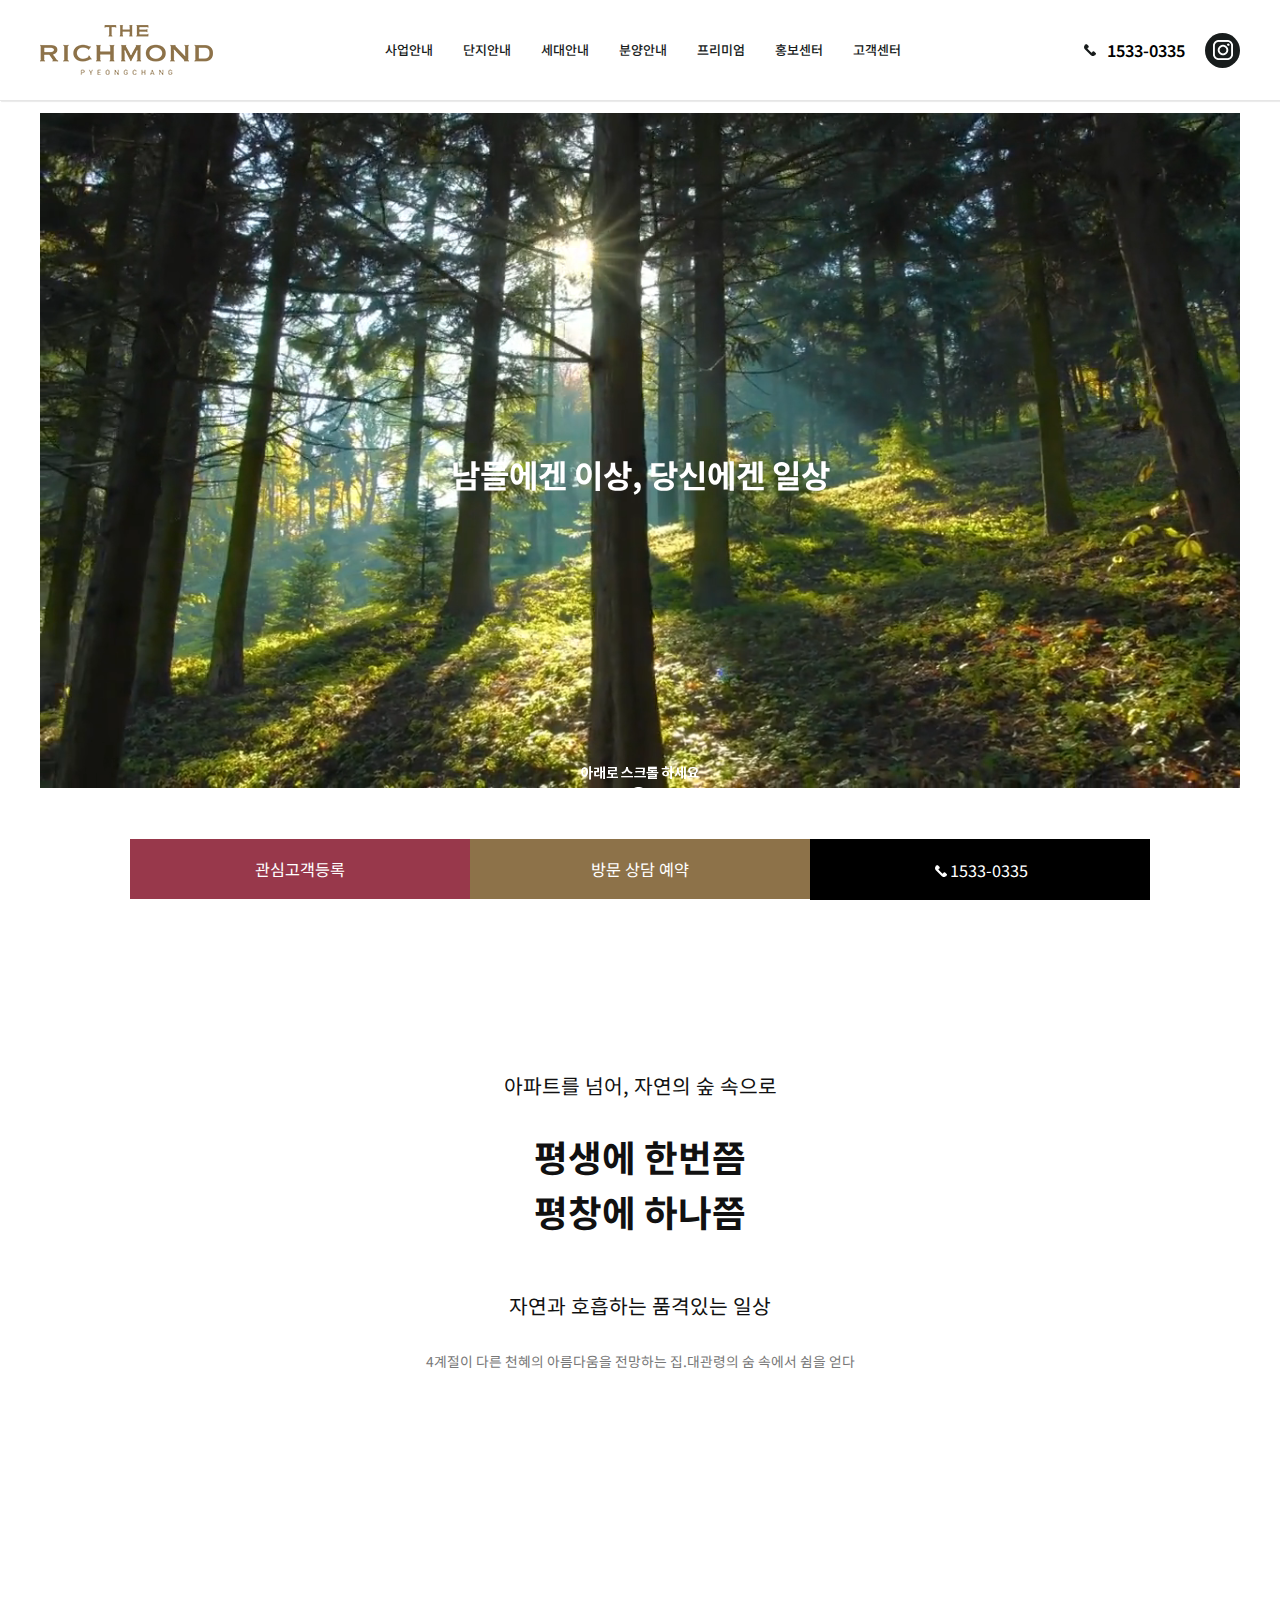
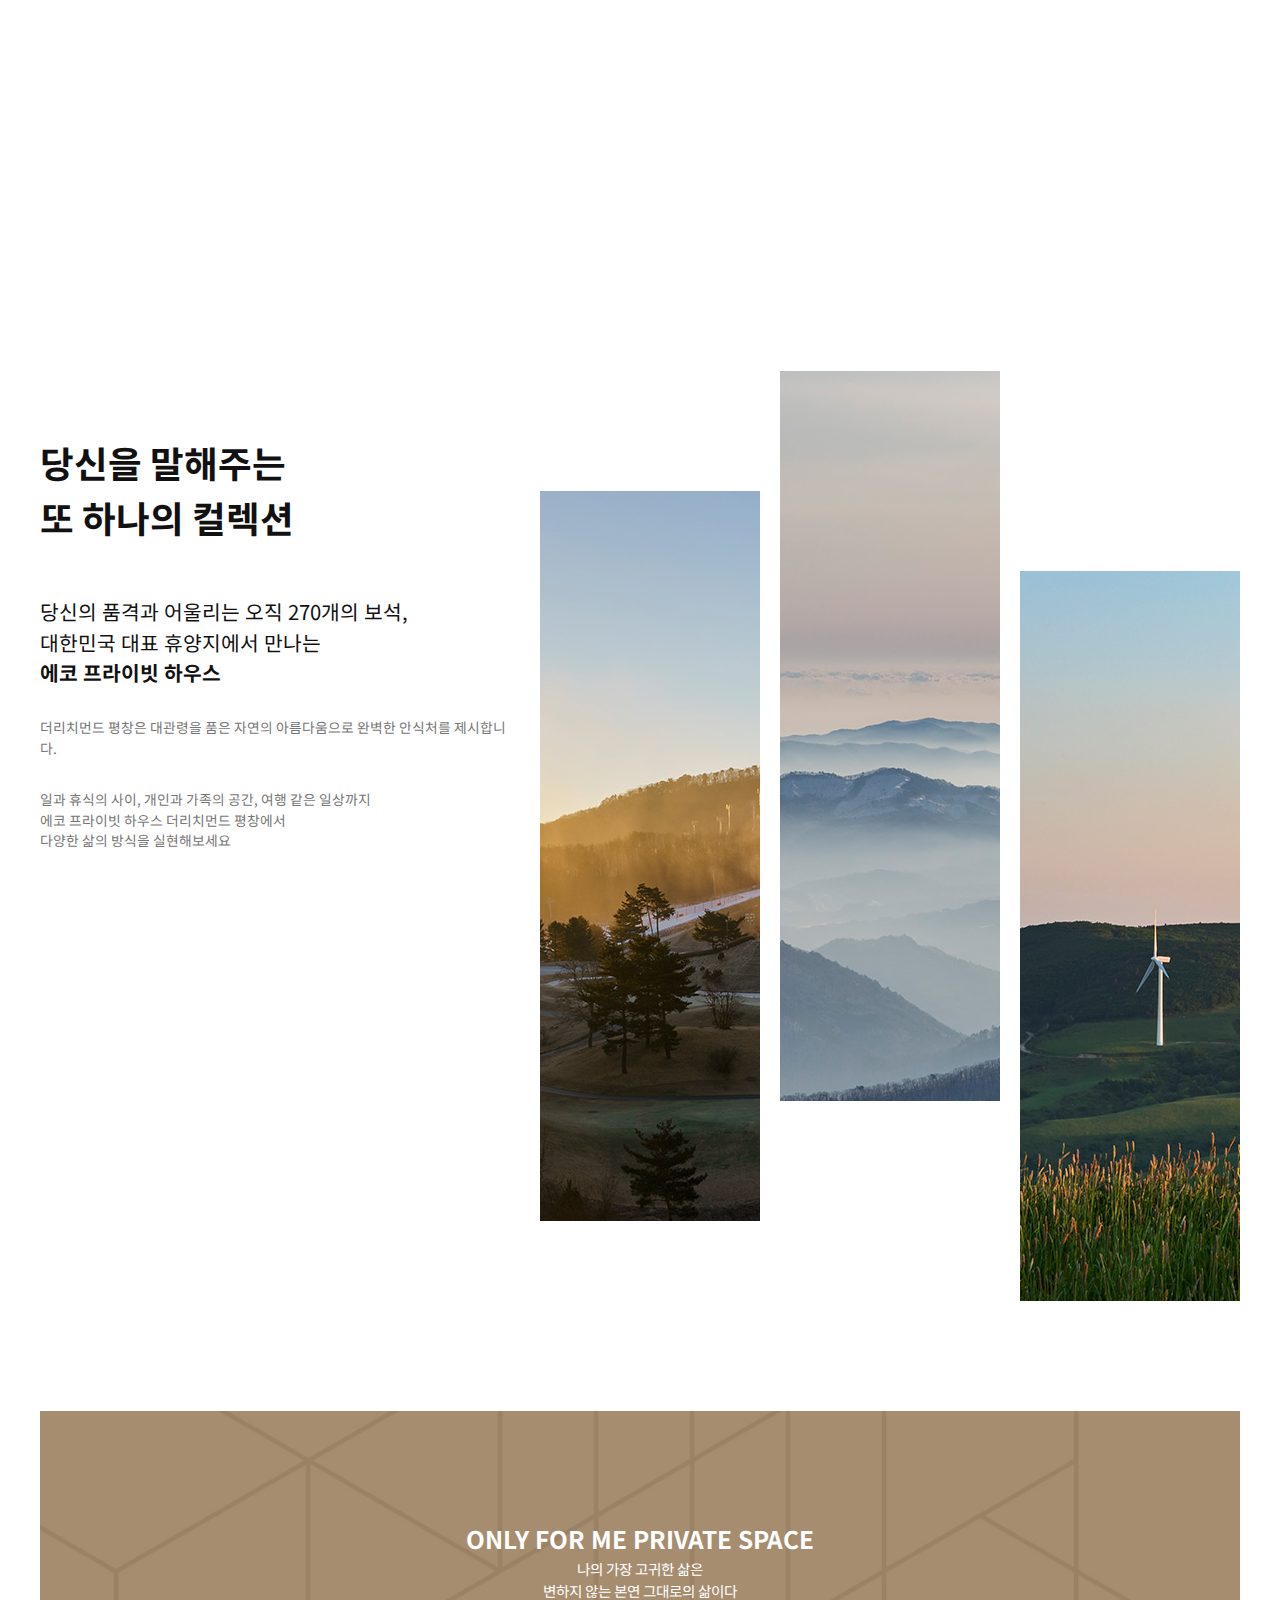
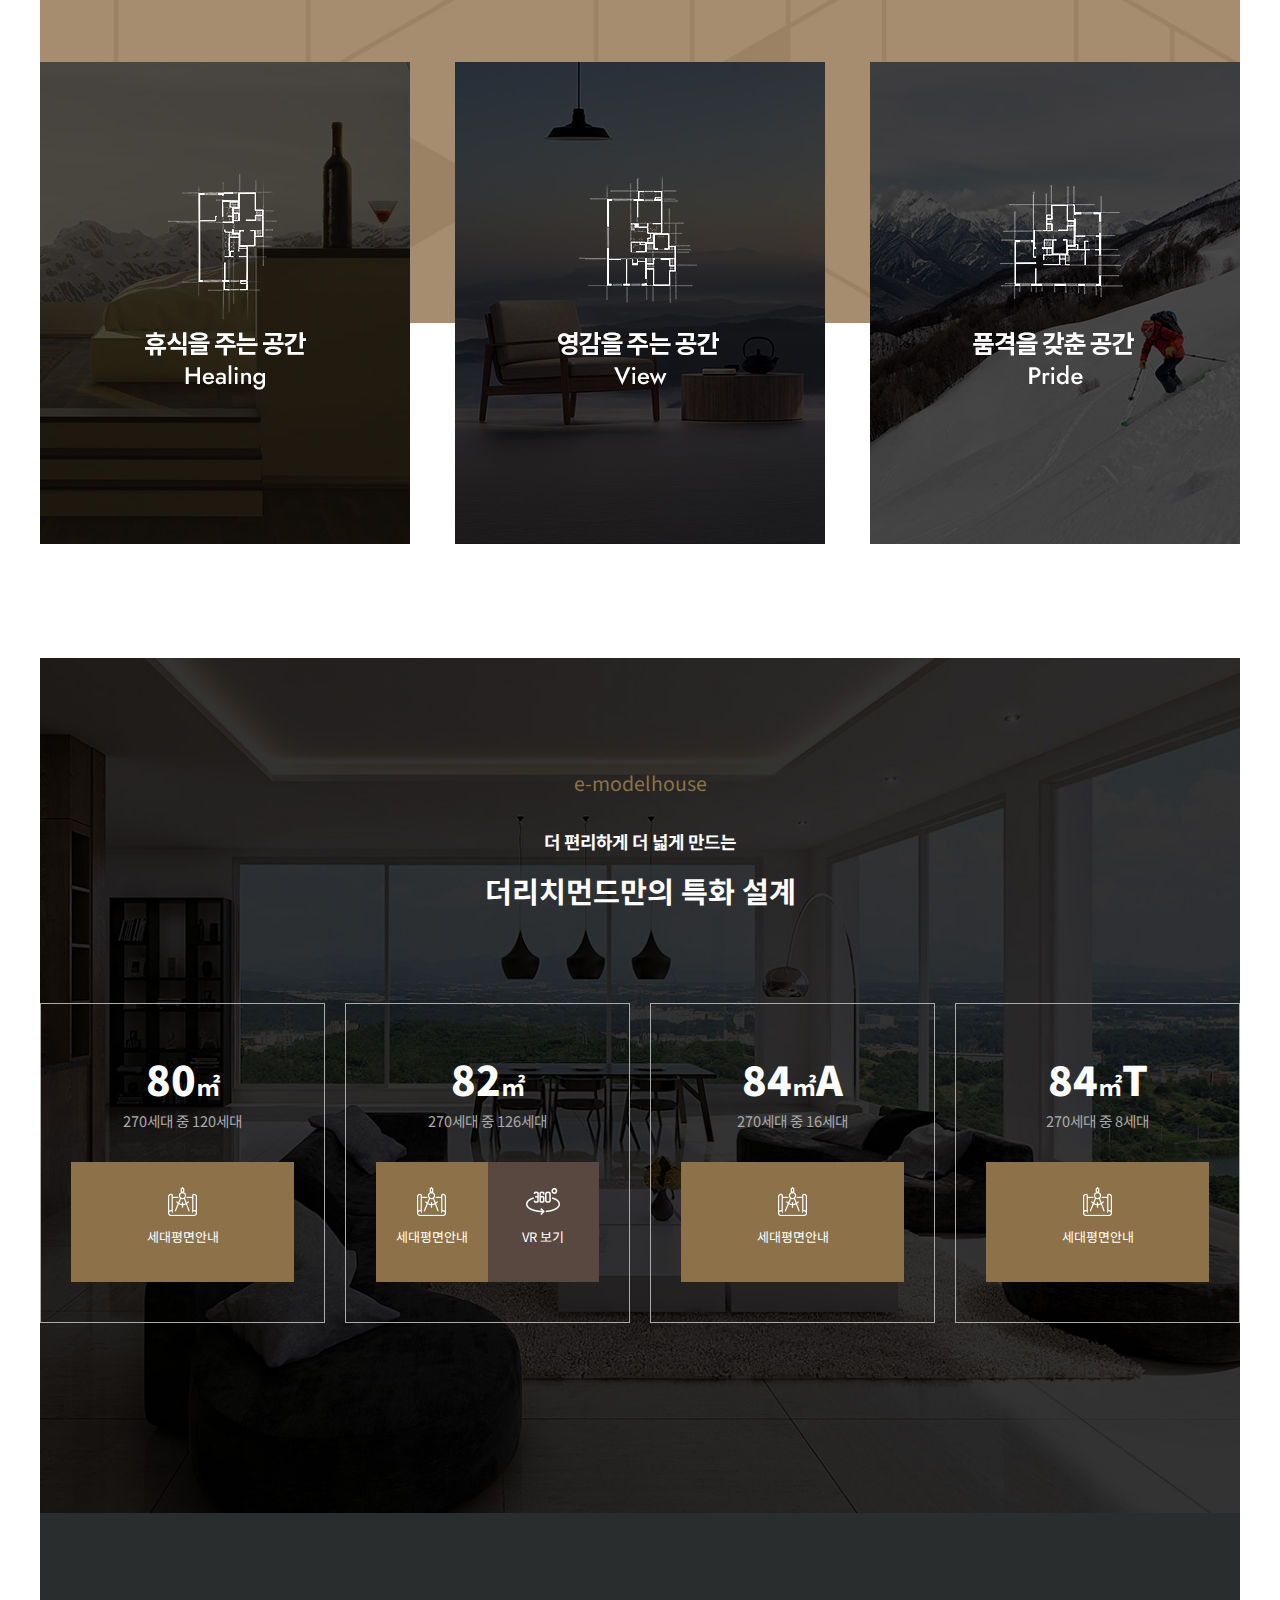
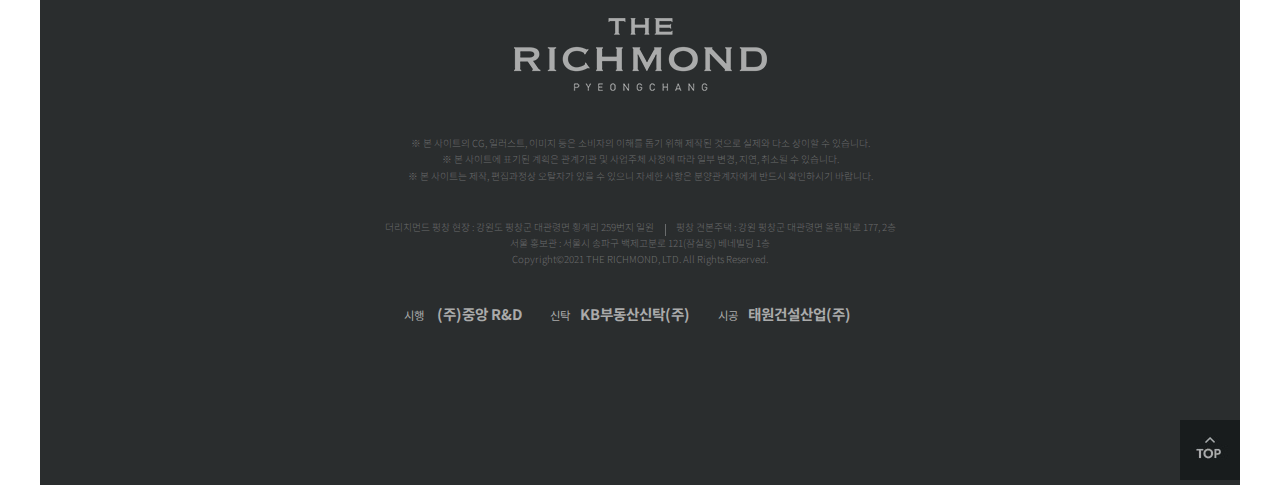
<file: therichmond/index.html>
<!DOCTYPE html>
<html lang="en">
<head>
  <meta charset="UTF-8">
  <meta http-equiv="X-UA-Compatible" content="IE=edge">
  <meta name="viewport" content="width=device-width, initial-scale=1.0">
  <link rel="stylesheet" href="css/reset.css">
  <link rel="stylesheet" href="css/style.css">
  <link rel="stylesheet" href="css/main.css">
  <title>2022-10.28 리치몬드 해설</title>
</head>
<body>
    <header class="w100">
      <div id="mobile_nav">
        <a href="">
          <span></span>
          <span></span>
          <span></span>
        </a>
      </div>
      <h1 id="h_logo"><a href=""></a></h1>
      <nav id="gnb">
        <div id="gnb_bg"></div> <!--얘는 배경색만 넣어줄 것-->
        <ul>
          <li><a href="">사업안내</a>
            <ul class="lnb">
              <li><a href="">사업개요</a></li>
              <li><a href="">입시환경</a></li>
              <li><a href="">브랜드소개</a></li>
              <li><a href="">오시는길</a></li>
            </ul>
          </li>
          <li><a href="">단지안내</a>
            <ul class="lnb">
            <li><a href="">단지설계</a></li>
            <li><a href="">커뮤니티</a></li>
            <li><a href="">단지배치도</a></li>
            <li><a href="">동호수배치도</a></li>
            </ul>
          </li>
          <li><a href="">세대안내</a>
            <ul class="lnb">
              <li><a href="">평면정보</a></li>
              <li><a href="">E-모델하우스</a></li>
            </ul>
          </li>
          <li><a href="">분양안내</a>
            <ul class="lnb">
              <li><a href="">계약안내</a></li>
              <li><a href="">입주자 모집공고</a></li>
            </ul>
          </li>
          <li><a href="">프리미엄</a>
            <ul class="lnb">
              <li><a href="">입지 프리미엄</a></li>
              <li><a href="">상품 프리미엄</a></li>
            </ul>
          </li>
          <li><a href="">홍보센터</a>
            <ul class="lnb">
              <li><a href="">보도자료</a></li>
              <li><a href="">홍보영상</a></li>
              <li><a href="">갤러리</a></li>
              <li><a href="">E-카다로그</a></li>
            </ul>
          </li>
          <li><a href="">고객센터</a>
            <ul class="lnb">
              <li><a href="">관심고객등록</a></li>
              <li><a href="">방문 상담 예약</a></li>
            </ul>
          </li>
        </ul>
      </nav>
      <div class="h_icon">
        <div class="h_call">
          <a href="" class="call_icon"></a>
          <span class="call_txt">1533-0335</span>
        </div>
        <div class="h_insta"><a href=""></a></div>
      </div>
    </header>
    <main class="w100">
      <!--1번째 비디오섹션 시작-->
      <section class="main_1">
        <div class="video_wrap"> 
          <!-- <video controls> 컨트롤러 생성 --> 
          <video autoplay muted loop> <!--자체재생, 무음으로 실행-->
            <source src="img/vis11.mp4" type="video/mp4">
          </video>
          <h2>남들에겐 이상, 당신에겐 일상</h2>
        </div>
        <div class="scroll">
          <img src="img/scroll.png">
        </div>
      </section>
      <!--main_2 글자섹션 시작-->
      <section id="main_2">
        <article class="center">
          <h4 class="p30">아파트를 넘어, 자연의 숲 속으로</h4>
          <h2 class="p50">평생에 한번쯤<br>
            평창에 하나쯤</h2>
          <h4 class="p30">자연과 호흡하는 품격있는 일상</h4>
          <p>4계절이 다른 천혜의 아름다움을 전망하는 집.대관령의 숨 속에서 쉼을 얻다</p>
        </article>
        <div class="fix_bg"></div>
      </section>
      <!--main_3 좌우섹션 시작-->
      <section id="main_3">
        <article class="text">
        <h2 class="p50">당신을 말해주는<br>
          또 하나의 컬렉션</h2>
          <h4 class="p30">당신의 품격과 어울리는 오직 270개의 보석,<br>
            대한민국 대표 휴양지에서 만나는<br>
            <strong>에코 프라이빗 하우스</strong></h4>
            <p class="p30">더리치먼드 평창은 대관령을 품은 자연의 아름다움으로 완벽한 안식처를 제시합니다.</p>
            <p>일과 휴식의 사이, 개인과 가족의 공간, 여행 같은 일상까지<br>
              에코 프라이빗 하우스 더리치먼드 평창에서<br>
              다양한 삶의 방식을 실현해보세요</p>
        </article>
        <article class="imgs">
          <div></div>
          <div></div>
          <div></div>
        </article>
            <!-- Swiper
    <div class="swiper mySwiper">
      <div class="swiper-wrapper">
        <div class="swiper-slide">Slide 1</div>
        <div class="swiper-slide">Slide 2</div>
        <div class="swiper-slide">Slide 3</div>
      </div>
      <div class="swiper-pagination"></div>
    </div> -->
      </section>
      <!--main_4 이미지섹션 시작-->
      <section id="main_4">
        <article class="wh_text">
          <h3>ONLY FOR ME PRIVATE SPACE</h3>
          <p>나의 가장 고귀한 삶은<br>
            변하지 않는 본연 그대로의 삶이다</p>
        </article>
        <ul class="list_3 w1200">
          <li><img class="list" src="img/main3-img1.jpg"></li>
          <li><img class="list" src="img/main3-img2.jpg"></li>
          <li><img class="list" src="img/main3-img3.jpg"></li>
        </ul>
      </section>
      <!--main5 평수 이미지-->
      <section id="main_5">
        <article class="model_txt">
          <h4>e-modelhouse</h4>
          <h3>더 편리하게 더 넓게 만드는</h3>
          <h2>더리치먼드만의 특화 설계</h2>

        </article>
        <ul class="model_wrap w1200">
          <li class="model_box">
            <div>
              <div class="scale_txt p30">
                <h5><strong>80</strong>㎡</h5>
                <p>270세대 중 120세대</p>
              </div>
              <div class="scale_btn">
                <a class="floor" href="">세대평면안내</a>
              </div>
            </div>
          </li>
          <li class="model_box">
            <div>
              <div class="scale_txt p30">
                <h5><strong>82</strong>㎡</h5>
                <p>270세대 중 126세대</p>
              </div>
              <div class="scale_btn">
                <a class="floor" href="">세대평면안내</a>
                <a class="vr" href="">VR 보기</a>
              </div>
            </div>
          </li>
          <li class="model_box">
            <div>
              <div class="scale_txt p30">
                <h5><strong>84</strong>㎡<strong>A</strong></h5>
                <p>270세대 중 16세대</p>
              </div>
              <div class="scale_btn">
                <a class="floor" href="">세대평면안내</a>
              </div>
            </div>
          </li>
          <li class="model_box">
            <div>
              <div class="scale_txt p30">
                <h5><strong>84</strong>㎡<strong>T</strong></h5>
                <p>270세대 중 8세대</p>
              </div>
              <div class="scale_btn">
                <a class="floor" href="">세대평면안내</a>
              </div>
            </div>
          </li>
        </ul>
      </section>



    </main>
    <footer class="w100">
      <div>
        <h1>
          <img src="img/foot_logo.png"></h1>
          <p>※ 본 사이트의 CG, 일러스트, 이미지 등은 소비자의 이해를 돕기 위해 제작된 것으로 실제와 다소 상이할 수 있습니다.
            <br>※ 본 사이트에 표기된 계획은 관계기관 및 사업주체 사정에 따라 일부 변경, 지연, 취소될 수 있습니다.
            <br>※ 본 사이트는 제작, 편집과정상 오탈자가 있을 수 있으니 자세한 사항은 분양관계자에게 반드시 확인하시기 바랍니다.</p>

          <ul>
            <li class="add bar">더리치먼드 평창 현장 : 강원도 평창군 대관령면 횡계리 259번지 일원</li>
            <li class="add">평창 견본주택 : 강원 평창군 대관령면 올림픽로 177, 2층</li>
            <li>서울 홍보관 : 서울시 송파구 백제고분로 121(잠실동) 베네빌딩 1층</li>
            <li>Copyright©2021 THE RICHMOND, LTD. All Rights Reserved.</li>
          </ul>
          <div class="brand">
            <span>
              시행 <b>(주)중앙 R&D</b></span>
            <span>
              신탁<b>KB부동산신탁(주)</b></span>
            <span>시공<b>태원건설산업(주)</b></span>
          </div>
          <div class="top_btn">
            <a href="">
              <img src="img/top.jpg" alt="">
            </a>
          </div>
      </div>
  
    </footer>
    <!--하단 고정팝업 시작-->
    <ul class="fix_bnr">
      <li><a class="customer" href="">관심고객등록</a></li>
      <li><a class="reserve" href="">방문 상담 예약</a></li>
      <li><a class="tel_num" href=""><span class="tel"></span>1533-0335</a></li>
    </ul>


</body>
<script src="js/script.js"></script>
</html>
</file>
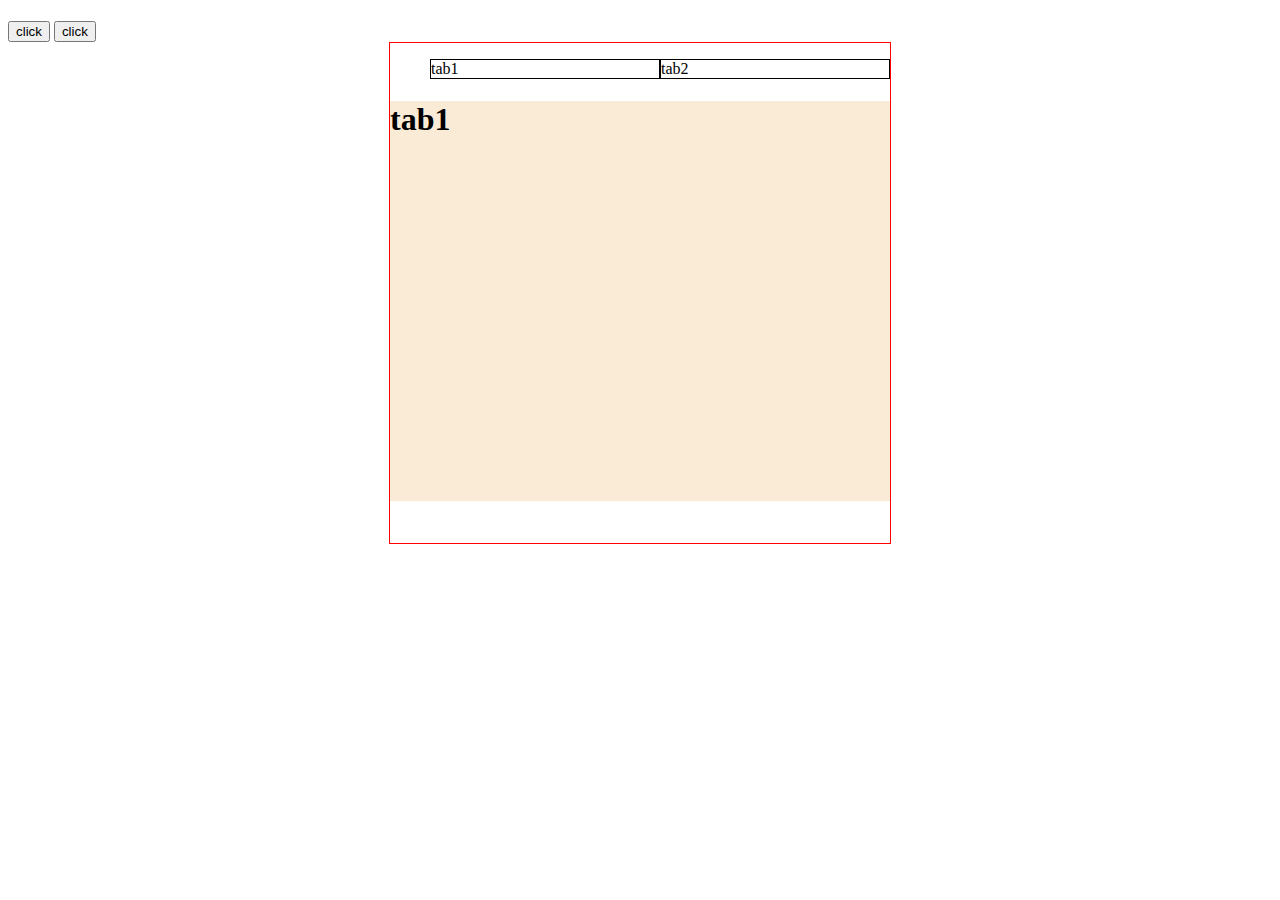
<file: therichmond/forpractice.html>
<!DOCTYPE html>
<html lang="en">
<head>
  <meta charset="UTF-8">
  <meta http-equiv="X-UA-Compatible" content="IE=edge">
  <meta name="viewport" content="width=device-width, initial-scale=1.0">
  <title>Document</title>
  <style>
    .tab_wrap{
      width: 500px; height: 500px;
      border: 1px solid red;
      margin: 0 auto;
    }
    .tab_list{
      display: flex;
    }
    .tab_list>li{
      flex: 1;
      border: 1px solid #000;
      list-style: none;
    }
    .tab_wrap>div{
      width: 100%; height: 400px;
      background-color: antiquewhite;
    }
    #tab2_txt{
      display: none;
    }
  </style>
</head>
<body>
  <h1 id = "add"></h1>

  <button onclick="addNum(1,2)">click</button>
  <button onclick="alert('test click')">click</button>



<section>
  <div class="tab_wrap">
    <ul class="tab_list">
      <li onclick="tab1()">tab1</li> 
      <!--괄호를 무조건 넣어야 함-->
      <li onclick="tab2()">tab2</li>
    </ul>
    <div id="tab1_txt">
      <h1>tab1</h1>
    </div>
    <div id="tab2_txt">
      <h1>tab2</h1>
    </div>
  </div>
</section>
</body>
<script src="js/forpractice.js"></script>
</html>
</file>
<file: dosirock/css/style.css>
.blue_txt{
  color: #3a68b2;
}



/* common */


header .nav_wrap{
  width: 100%;
  height: 100px;
  display: flex;
  align-items: center;
  justify-content: space-between;
  position: fixed;
  z-index: 9999;
  padding: 0 20px;
  box-sizing: border-box;
  border: 1px solid rgba(255,255,255, 0.2);
  /* background-color: orange; */
}
header h1{
  width: 125px; height: 30px;
}
header h1 img{
  width: 100%;
}
header .nav_wrap.active{
  height: 80px;
  background-color: #fff;
  box-shadow: 10px 0 15px 0 rgb(0 0 0 / 10%);
  transition: height .3s;
}
nav{
  width:100%;
  max-width: 900px;
  height: 100%;
}
nav>ul{
  display: flex;
  height: 100%;
}
nav>ul>li{
  flex: 1 auto;
  /*1씩 나눠갖다가 부족하면 auto로 가져라*/
  display: flex;
  height: 100%;
  align-items: center;
  justify-content: center;
}
.gnbA{
  position: relative;
  color: #fff;
  font-weight: 600;
  font-size: 16px;
  text-decoration: none;
}
.gnbA.active{
  color: #222;
}
nav>ul>li:hover a::after{
  width: 100%;
  opacity: 100%;
}

.gnbA::after{
  content: '';
  position: absolute;
  bottom: -10px;  left: 0;
  width: 0;
  opacity: 0%;
  height: 2px;
  transition: width 0.3s,opacity 0.5s;
  background-color: #fff;
}
.gnbA.active::after{

  background-color: #000;
}
.btn_nav{
  display: none;
  width: 30px;
}
.btn_nav span{
  display: block;
  width: 100%;
  height: 2px;
  background-color: #fff;
  margin: 10px 0;
}

main{
  width: 100%;
}
.slide_wrap{
  width:100%;
  height: 100vh;
  /* max-height: 970px; */
}
.swiper {
  position: relative;
  width: 100%;
  height:100vh;
}
.swiper-slide{
  /* max-width: 1480px; */
  width: 100%;
  height: 100%;
  margin: 0 auto;
  box-sizing: border-box;
}
.swiper-slide img {
  display: block;
  width: 100%;
  height: 100%;
  object-fit: cover;
}
.slide_wrap .arrows{
  position: absolute;
  left: 10%; top: 30%;
  display: flex;
  cursor: pointer;
}

.arrows>div{
  width:60px;  height: 60px;
  border-radius: 50%;
  background-color: rgba(255, 255,255,0.2);
  align-items: center;
  margin-right: 20px;
  background-repeat: no-repeat;
  background-position: center center;
  background-size: 24px auto;
  opacity: 0.8;
}
.slide_wrap .arrows .swiper_left{
z-index: 2;
background-image: url(../img/arrow_left.png);
}
.slide_wrap .arrows .swiper_right{
  z-index: 2;
  background-image: url(../img/arrow_right.png);
}
.slide_wrap .swiper-pagination{
  position: absolute;
  text-align: left;
  bottom: 25%; left: 10%;
}
.slide_wrap .swiper-horizontal>.swiper-pagination-bullets, .swiper-pagination-bullets.swiper-pagination-horizontal, .swiper-pagination-custom, .swiper-pagination-fraction{
  width: 100%;
}
.slide_wrap .swiper-pagination-bullet {
  width: 20px;
  height: 20px;
  text-align: center;
  line-height: 20px;
  font-size: 12px;
  border-radius: 0%;
  width: 80px; height: 2px;
  color: #fff;
  opacity: 1;
  background: #ffffff30;

}


.slide_wrap .swiper-pagination-bullet-active {
  content: '';
  width:80px;height:2px;
  display: block;
  position:absolute;
  bottom:20px; left:0;
  ;background-color:#fff;
  animation:timerBar 5s;
  overflow: hidden;
}
.slide_text{
  position: absolute;
  top: 55%;   left: 10%;
  transform: translateY(-50%);
}
.slide_text>h2{
  font-size: 74px;
  font-weight: bold;
  color: #fff;
  margin: 20px 0 12px;
}
.slide_text>p{
  opacity: 0.9;
  font-size: 22px;
  font-weight: 500;
  margin-top: 10px;
  color: #fff;
}
.slide_text>.btn_more{
  width: 220px;
  height: 65px;
  border: 1px solid rgba(255,255,255,0.6);
  color: #fff;
  font-size: 17px;
  padding: 0 45px 0 50px;
  box-sizing: border-box;
  display: flex;
  align-items: center;
  margin-top: 50px;
  background-image: url(../img/arrow_wh.png);
  background-repeat: no-repeat;
  background-position: center right 45px;
  background-size: auto 18px;
}
section>h2{
  font-size: 38px;
  color: #222;
  font-weight: bold;
  padding-bottom: 20px;
}
#service{
  width: 100%;
  max-width: 1440px;
  margin: 180px auto 210px;
}
#service>h2{
  text-align: center;
}
#service>article{
  display: flex;
}
#service>article>div{
  width: 50%;
}
.serv_big{
  padding: 10px;
  /* box-sizing: border-box; */
  position: relative;
  font-size: 0;
}
.serv_big img{
  position: relative;
  width: 100%;
  height: 100%;
}
.serv_sm>div{
  padding: 10px;
  box-sizing: border-box;
  position: relative;
  /* line-height: 1; */
  font-size: 0;
  /*이미지도 인라인이라, line-hieght를 0으로 만들어주기 위해서 폰트사이즈를 0으로*/
}
.serv_sm>div>img{
  position: relative;
  width: 100%;
  height: 100%;
  min-height: 340px;

}
.serv_txt{
  position: absolute;
  left: 60px;  bottom: 60px;
}
.serv_txt>h3{
  font-size: 26px;
  color: #fff;
  font-weight: bold;
}
.serv_txt>p{
  font-size: 17px;
  font-weight: 300;
  opacity: 0.8;
  color: #fff;
}
.serv_txt>div{
  width: 100%;
  max-width: 140px;
  height: 40px;
  padding: 0 15px 0 20px;
  margin-top: 20px;
  font-size: 15px;
  border: 2px solid rgba(255, 255, 255,.3);
  color: #fff;
  /* line-height: 40px; */
  display: flex;
  justify-content: space-between;
  align-items: center;
}
#about{
  width: 100%;
  max-width: 1440px;
  margin: 0 auto 240px;
  display: flex;
}
#about>h2{
  width: 50%;
}
#about>article{
  width: 50%;
  padding: 0 20px;
  box-sizing: border-box;
}
#about h3{
  
  font-size: 24px;
  font-weight: 600;
  margin-bottom: 40px;
  
}/*아티클의 h3이라서 한칸만 띄고*/
#about p{
  margin: 20px 0;
}
.about_btn{
  width: 140px;
  height: 50px;
  padding: 0 10px;
  font-size: 15px;
  font-weight: 600;
  border-bottom: 2px solid #222;
  display: flex;
  justify-content: space-between;
  align-items: center;
  background-image: url(../img/arrow_bk.png);
  background-repeat: no-repeat;
  background-position: center right 20px;
  background-size: auto 18px;
  transition: all 0.3s;
  cursor: pointer;
}
.about_btn.active{
  background-position: center right 10px;
  transition: all 0.3s;
}
#banners{
  display: flex;
  height: 400px;

}
#banners>article{
  position:relative;
  flex: 1;
  height: 100%;
  background-color: #eee;
  border-right: 1px solid #dadfe6;
  background-repeat: no-repeat;
  background-position: right 5% bottom 20%;
  background-size: 45% auto;
  padding: 85px 60px;
  min-height: 400px;
  box-sizing: border-box;
  cursor: pointer;
}

.bnrArti.members{
  transition: all 0.3s;
  background:url(../img/main_banner_figure1.png);
}

#banners .bnrArti.active.members{
  transition: all 0.3s;
  background-color: #DB574F;
}
.bnrArti.talk{
  transition: all 0.3s;
  background: url(../img/main_banner_figure2.png);
}
#banners .bnrArti.active.talk{
  transition: all 0.3s;
  background-color: #3891B2;
}
.bnrArti.insu{
  transition: all 0.3s;
  background: url(../img/main_banner_figure3.png);
}
#banners .bnrArti.active.insu{
  transition: all 0.3s;
  background-color: #F0B23A;
}
#banners h3{
  font-size: 24px;
  font-weight: 700;
  color: #222;
  margin-bottom: 14px;
}
#banners .bnrArti.active h3{
  color: #fff;
}
#banners p{
  color: #222;
  margin-bottom: 40px;
  opacity: 0.8;
}
#banners .bnrArti.active p{
  color: #fff;
}
.bnr_btn{
  font-size: 15px;
  font-weight: 700;
  width: 90px;
  height: 50px;
  display: flex;
  justify-content: center;
  align-items: center;
  border-bottom: 2px solid #222;
}
#banners .bnrArti.active .bnr_btn{
  border-bottom: 2px solid #fff;
  color: #fff;
}
footer{
  width: 100%;
  padding: 60px 20px;
  box-sizing: border-box;
  background-color: #222;
  font-size: 15px;
  color: #666;
}
footer ul{
  display: flex;
  justify-content: center;
  flex-wrap: wrap;
}
footer ul>li{
  padding-left: 20px;
}
footer ul>li::after{
  content: '';
  display: inline-block;
  height: 12px;
  width: 1px;
  margin-left: 20px;
  background-color:#444;
}
footer ul>li:last-child::after{
  display: none;
}
.f_cs{
  text-align: center;
  margin-top: 10px;
}
footer p{
  text-align: center;
  font-size: 14px;
  margin-top: 50px;
}

@keyframes timerBar{0%{transform:translateX(0)}100%{transform:translateX(100%)}}
@media(max-width:1440px){
  
  #service,#about{
    padding: 0 20px;
    box-sizing: border-box;
  }
  .serv_sm>div>img{
  
    min-height: 330px;
  
  }
}
@media(max-width:1280px){
  .slide_text>h2{
    font-size: 50px;
  }
  .slide_text>p{
    font-size: 20px;}
  .slide_text>.btn_more{
    width: 180px;
    height: 55px;
    padding: 0 20px;
    margin-top: 30px;
    font-size: 16px;
}
.arrows>div{
  width:50px;  height: 50px;
  margin-right: 10px;}
  #banners>article{
    padding: 30px;
  }
  #banners>article{
    background-size: 60% auto;}
/*1280 end*/}
@media(max-width:1024px){
  header>h1{
    width: 120px;
  }
  nav{
    display: none;
  }
  .btn_nav{
    display: block;
  }
  .slide{
    max-height: 800px;
  }
  .slide_text>h2{
    font-size: 42px;
  }
  .slide_text>p{
    font-size: 17px;}
  #banners>article:last-child{
    display: none;
  }
  #about{
    flex-direction: column;
    align-items: center;
    text-align: center;
  }
  .about_btn{
    margin: 0 auto;
  }
  #service>article{
    flex-direction: column;
  }
  #service>article>div{
    width: 100%;
    max-width: 640px;
    margin: 0 auto;
  }
  .serv_sm>div{
    padding: 10px 0;
  }
  .serv_sm>div img{
    width:100%;
  }

/*1024 ends*/}


@media(max-width:640px){
  .slide_text>h2{
    font-size: 36px;
  }
  footer ul>li{
    flex-direction: column;
  }
  footer ul>li::after{
    display: none;
  }
  #banners>article:nth-child(2){
    display: none;
  }
}
</file>
<file: green_house/css/style_fin.css>
/*common*/
.w1200{
  width: 1200px;
  margin: 0 auto;
}
.p40{
  padding: 40px 0;
}
.sp_common{
  background-image: url(../img/sp_common.png);
}
a{
  text-decoration: none;
}
.desk{
  display: block;
}
.mobile{
  display: none;
}


#header_top_wrap{

  background-color: #f2f2f2;
}
#header_bottom_wrap{
  border-bottom: 1px solid #d9d9d9;
  height: 110px;
  position: relative;
}

#header_top{
  display: flex;
  justify-content: space-between;
}

#header_top ul{
  display: flex;
  line-height: 40px;
  /* align-items: center; */
}

.h_top_left a{
  display: block;
  width: 20px; height: 20px;
  background-color: #fff;
  border: 1px solid #d9d9d9;
  border-radius: 50%;
  margin: 10px 1px;
  text-indent: -9999px;
  background-size: cover;
  background-position: center center;
}
.gp{
  background-image: url(../img/u_gp.png);
}
.ap{
  background-image: url(../img/u_ap.png);
}
.in{
  background-image: url(../img/u_in.png);
}
.kc{
  background-image: url(../img/u_kc.png);
}
.fb{
  background-image: url(../img/u_fb.png);
}
.yt{
  background-image: url(../img/u_yt.png);
}
.h_top_right li{
  color: #808080;
  margin-left: 20px;
}
.h_top_right a{
  font-size: 12px;
  color: inherit;
  text-decoration: none;
}

#header_bottom>h1{
  padding-top:20px;
}
#header_bottom>h1>a{
  display: block;
  width: 160px;
  height: 30px;
  margin: 0 auto;
}
#h_bottom_fix{
  position: relative;
  padding: 12px 10px;
  box-sizing: border-box;
} /*부모*/

.h_bot_nav{
  display: flex;
  align-items: center;
}
.m_btn{
  width:26px;
  height: 18px;
  background-position: -22px -32px;
  /*왼쪽 상단 모서리 기준*/
}
.h_bot_nav ul{
  display: flex;
  padding-left: 32px;

}
.h_bot_nav ul a{
  display: block;
  padding: 0 17px;
  
  font-weight: 700;
  color: #222624;
  line-height: 40px;
  text-decoration: none;
}
.h_bot_right{
  display: flex;
  position: absolute;
  right: 0; top: 12px;
}
.h_bot_right>ul{
  display: flex;
  padding-right: 10px;
  box-sizing: border-box;
}
.h_bot_right>ul>li{
  width: 45px; height: 40px;
  position: relative;
  /*li를 기준으로 a태그들이 움직이면 됨*/


}
.h_bot_right a{
  display: block;
  position: absolute;
}
.mypage{
  left: 12px;/*45-21=24를 나누기2*/
  top: 9px; /*40-21=19를 나누기2*/
  width: 21px;
  height: 21px;
  background-position: -50px -32px;
}
.scrap_box{
  display: none;
}
.cart{
  left: 8px; top: 8px;
  width: 28px;
  height: 25px;
  background-position: -72px -32px;
}
.write{
  left: 10px; top: 8px;
  width: 24px;
  height: 22px;
  background-position: -100px -32px ;
}

.search{
  background-color: #f2f2f2f2;
  display: flex;
  align-items: center;
  justify-content: space-between;
  /* padding: 5px; */
  padding-left: 8px;
  border-radius: 4px;
  
}
.search>input{
  width: 160px; height: 38px;
  background-color: transparent;
  border: none;
  outline: none;
}
.search>span{
  display: block;
  width: 17px; height: 17px;
  background-position: -125px -32px;
  margin: 0 11px;
}



/*footer 시작*/

footer{
  background-color: #4d4d4d;
}
.f_top{
  display: flex;
  font-size: 14px;
  color: #d9d9d9;
}
.f_top>span{
  display: block;
  padding: 0 10px;
  box-sizing: border-box;
  color: #808080;
}

footer nav{
  width: 100%;
  text-align: center;
  background-color: #3e3e3e;
  margin: 15px 0;
}
footer nav>ul{
  display: inline-block

}
footer nav>ul>li{
  display: inline-block;
  margin: 0 20px;
}
footer nav>ul>li>a{
  color: #fff;
  white-space: nowrap;
  line-height: 30px;
  position: relative;
}
footer nav>ul>li>a::after{
  display: block;
  content: '>';
  font-size: 10px;
  line-height: 35px;
  position: absolute;
  top: 50%; right: -10px;
  transform: translateY(-50%);
}
footer nav>ul>li>a:hover{
  text-decoration: underline;
}

.f_middle li{
  display: inline-block; /*inline도 상관X 한줄로 나열만 되면 된다*/
  color: #d9d9d9;
  font-size: 15px;
  position: relative;
  margin: 0 5px;
  letter-spacing: -0.05em;
}
.f_middle li::after{
  content: '|';
  position: absolute;
  color: #808080;
  top: 0%; right: -10px;
}
.f_middle li:last-child::after{
  content: '';
}

.f_middle a{
  color: inherit;
  text-decoration: underline;
}
.f_bottom{
  border-top: 2px solid #494949;
  color: #b3b3b3;
  font-size: 15px;
  margin-top: 26px;
  padding-top: 32px;
}






@media (max-width:1200px){
  .w1200{
    width: 100%;
    padding: 0 20px;
    box-sizing: border-box;
  }
  .sp_common{
    background-image: url(../img/sp_common_t.png);
    background-size: 112px auto;
  }
  #header_bottom_wrap{
    border-bottom: 1px solid #d9d9d9;
    height: 100px;}

  #header_bottom>h1>a{
    width: 112px; height: 22px;
  }
  .m_btn{
    width:18px;
    height: 12px;
    background-position: -16px -23px;
  }
  .h_bot_right{
    padding-right: 10px;
    box-sizing: border-box;
  }
  .h_bot_right>ul{
    display: flex;
    align-items: center;
    padding-right: 10px;
    box-sizing: border-box;
  }
  .h_bot_right>ul>li{
    width: 32px; height: 28px;
  }
  .mypage{
    left: 8px; top: 7px;
    width: 15px; /*32-15=16나누기2*/
    height: 15px;
    background-position: -35px -23px;
  }
  .cart{
    left: 8px; top: 7px;
    width: 19px;
    height: 18px;
    background-position: -50px -23px;
  }
  .write{
    left: 10px; top: 7px;
    width: 17px;
    height: 17px;
    background-position: -70px -23px ;
  }
  .search>span{
    width: 12px; height: 12px;
    background-position: -86px -23px;
  }
  
}



@media (max-width:768px){

  .sp_common{
    background-image: url(../img/sp_common_m.png);
    background-size: 100px auto;
  }
  #header_top_wrap{
    display: none;
  }
  #header_bottom_wrap{
    border: none}

  #header_bottom>h1>a{
    width: 88px; height: 17px;
  }
  .h_bot_nav nav{
    display: none;
  }
  .m_btn{
    width: 20px;
    height: 14px;
    background-position:-0px -37px;
    left: 0px; top: 20px;
  }
  .h_bot_right{
    width: 100%;
    padding: 0 10px;
    box-sizing: border-box;
  }
  .h_bot_right ul{
     position: absolute;
     right: 10px; top: 0px;
  }
   
  .h_bot_right>ul>li{
    width: 32px; height: 28px;
  }

  .h_bot_right li:first-child{
    display: none;
  }
  .h_bot_right li:last-child{
    display: none;
  }
  #h_bottom_fix{
    position: absolute;
    padding: 20px 10px;
    box-sizing: border-box;
    left: 0; top:0;
    width: 100%;
  }

 .scrap_box{
    display: block;
  }
  .h_scrap{
    left: 8px; top: 7px;
    width: 15px;
    height: 19px;
    background-position: -21px -18px;
  }
  .cart{
    left: 8px; top: 7px;
    width: 21px;
    height: 19px;
    background-position: 0px -18px;
  }
  .search{
    position: relative;
    width: 100%;
    top: 40px;
    border-radius: 20px;
   }
   .search>span{
    width: 17px; height: 18px;
    background-position: -56px -16px;
  }

footer{
  padding: 0 30px;
  box-sizing: border-box;
}

footer nav{
  background-color: transparent;
 display: flex;
}
footer nav>ul{
 background-color: #323232;
 width:  calc(50% - 8px);
 padding: 10px 0;
 
 border-radius: 4px;
}
footer nav>ul:first-child{
  margin-right: 16px;
}
footer nav>ul>li{
 display: block;
 
}
footer nav>ul>li>a{
 display: block;
 width: 100%;
 text-align: left;
 font-size: 12px;
}
.f_top{
  font-size: 11px;
}
.f_middle li::after{
  display: none;
}
.f_middle li{
  font-size: 11px;
}
.f_middle li:last-child{
  width: 100%;
}
.f_bottom{
  font-size: 11px;
}

}
</file>
<file: green_house/css/style_main.css>
.slide_wrap{
 
  padding-top: 30px; 
}
.slide_wrap img{
  width: 100%;
  border-radius: 4px;
}
.slide_arrow ul{
  display: flex;
  justify-content: flex-end;
  position: relative;
  margin-top: 30px;
}
.slide_arrow ul li{
  color: #b3b3b3;
  font-size: 12px;
  font-weight: 700;
  line-height:27px;
}
.slide_arrow a{
  display: block;
  width: 32px; height: 27px; /*크기 잡아줌*/
  background-repeat: no-repeat;
  background-size: 7px auto;
  background-position: center center;
}
.slide_prev{
  background-image: url(../img/arrow03_l.png); 
}
.slide_next{
  background-image: url(../img/arrow03_r.png); 
}
.slide_dot{
  position: relative;
  margin-left: 16px;
}
.slide_dot::before{
  content: '';
  display: block;
  position: absolute;
  top: calc(50% - 2px); /*동그라미가 4px라 반만빼줌*/
  left: -11px;
  width: 4px; height: 4px;
  border-radius: 2px;
  background-color: #b3b3b3; 
}


.swiper-slide{
  overflow : hidden;
  height: 100%;
  transition: 0.5s ease-in-out;
}
.swiper-slide:hover{
  transform: scale( 1.03 )
}
.swiper-pagination{
  width: 40px;
  position: relative;
  bottom: 0;
  font-size: 0 !important;
}
.swiper-pagination>span{
  font-size: 12px;
}
.swiper-pagination-total{
  margin-left: 14px;
  position: relative;
}
.swiper-pagination-total::before{
  content: '';
  display: block;
  position: absolute;
  top: calc(50% - 2px); 
  /*동그라미가 4px라 반만빼줌*/
  left: -9px;
  width: 4px; height: 4px;
  border-radius: 2px;
  background-color: #b3b3b3; 
}




.thumnail{
  display: flex;
  flex-wrap: wrap;
  padding-top: 20px;
}
.thumnail>li{
  width: 12.5%;
  padding: 10px 0;
}
.thumnail>li>a{
  text-decoration: none;
}
.thumnail>li div{
  width: 61.22%;
  margin: 0 auto;
}
.thumnail>li div>img{
  width: 100%;
}
.thumnail>li h4{
  text-align: center;
  text-decoration: none;
  color: #4d4d4d;
}
.new_cate{
  position: relative;
}
.new_cate::after{
  content: '';
  display: block;
  position: absolute;
  top: 2px; right: 2px;
  width: 16px; height: 21px;
  background-image: url(../img/new_cate.png);
  background-position: 0 -48px;
}

.title_wrap{
  display: flex;
  justify-content: space-between;
  align-items: center;
}
.title_wrap>h2{
  font-size: 25px;
  font-weight: 700;
  color: #222624;
  line-height: 63px;
}
.setting>a{
  display: block;
  font-weight: 700;
  color: #4d4d4d;
  padding-right: 25px;
  background-image: url(../img/setting.png);
  background-size: 18px auto;
  background-repeat: no-repeat;
  background-position: right center;
}

.tab_wrap>ul{
  display: flex;
}
.tab_wrap li{
  margin-top: 10px;
  margin-right: 8px;
}
.tab_wrap .tabTitle{
  display: block;
  padding: 0 13px;
  color: inherit;
  font-size: 13px;
  border-radius: 4px;
  line-height: 37px;
  background-color: #f2f2f2;
  cursor: pointer;
  
}
.tab_wrap .tabTitle.active{
  color: #fff;
  background-color: #009a3e;
}
.tab_gal_wrap{
  display: none;
}
.tab_gal_wrap.active{
  display: block;
}
.lst_gallery{
display: flex;
flex-wrap: wrap;
justify-content: space-between;
}
.lst_gallery>figure{
  width: calc(25% - 15px); 
  /*여백 20px*3개 나누기 4개가 나눠가지기*/
  margin-top: 30px;
}
.thum_img{
  position: relative;
  padding-bottom: 66.67%;
  background-size: cover;
  background-position: center center;
}
.thum_img.thum1-1{
  background-image: url(../img/sec_sec_01.jpeg);

}
.thum_img.thum1-2{
  background-image: url(../img/sec_sec_02.jpeg);

}
.thum_img.thum1-3{
  background-image: url(../img/sec_sec_03.jpg);

}
.thum_img.thum1-4{
  background-image: url(../img/sec_sec_04.jpg);

}
.thum_img.thum1-5{
  background-image: url(../img/sec_sec_05.jpeg);

}
.thum_img.thum1-6{
  background-image: url(../img/sec_sec_06.jpeg);

}
.thum_img.thum1-7{
  background-image: url(../img/sec_sec_07.jpeg);

}
.thum_img.thum1-8{
  background-image: url(../img/sec_sec_08.jpeg);
}


.thum_img.thum2-1{
  background-image: url(../img/sec_sec2_01.jpeg);
}
.thum_img.thum2-2{
  background-image: url(../img/sec_sec2_02.jpeg);
}
.thum_img.thum2-3{
  background-image: url(../img/sec_sec2_03.jpeg);
}
.thum_img.thum2-4{
  background-image: url(../img/sec_sec2_04.jpg);
}
.thum_img.thum2-5{
  background-image: url(../img/sec_sec2_05.jpeg);
}
.thum_img.thum2-6{
  background-image: url(../img/sec_sec2_06.jpeg);
}
.thum_img.thum2-7{
  background-image: url(../img/sec_sec2_07.jpg);
}
.thum_img.thum2-8{
  background-image: url(../img/sec_sec2_08.jpg);
}


.thum_img.thum3-1{
  background-image: url(../img/sec_sec3_01.jpg);
}
.thum_img.thum3-2{
  background-image: url(../img/sec_sec3_02.jpeg);
}
.thum_img.thum3-3{
  background-image: url(../img/sec_sec3_03.jpg);
}
.thum_img.thum3-4{
  background-image: url(../img/sec_sec3_04.jpg);
}
.thum_img.thum3-5{
  background-image: url(../img/sec_sec3_05.jpg);
}
.thum_img.thum3-6{
  background-image: url(../img/sec_sec3_06.jpg);
}
.thum_img.thum3-7{
  background-image: url(../img/sec_sec3_07.jpg);
}
.thum_img.thum3-8{
  background-image: url(../img/sec_sec3_08.png);
}

.lst_gallery figcaption{
  font-size: 14px;
  padding-top: 20px;
  /* text-align: center; */
  color: #222624;

}
/* .thum_img>span{
  display: block;
  width: 41px; height: 47px;
  background-image: url(../img/scrap.png);
  background-repeat: no-repeat;
  background-position: center center;
  background-size: 33px auto;
  position: absolute;
  right: 10px; bottom: 10px;
} */

.more a{
  display: block;
  font-weight: bold;
  color: #009a3e;
  text-decoration: none;
  padding-right: 18px;   /*옆에 이미지 자리 만들어 준거*/
  background-image: url(../img/arrow04_r.png);
  background-size: 10px auto;  /*백그라운드 크기*/
  background-repeat: no-repeat;
  background-position: right center;
}

.sec_gallery{
  display: flex;
  flex-wrap: wrap;
  justify-content: space-between;
  /* height: 70vh; */
  }
  .sec_gallery>figure{
    width: calc(25% - 15px); 
    /*여백 20px*3개 나누기 4개가 나눠가지기*/
    margin-top: 30px;
  }
  .sec_gallery figure figcaption{
    margin-top:20px;
    margin-bottom: 10px;
    color: #4d4d4d;
  }
.sec_gallery .thum1-1{
  background-image: url(../img/sec_gall_01.jpeg);

}
.sec_gallery .thum1-2{
  background-image: url(../img/sec_gall_02.jpeg);

}
.sec_gallery .thum1-3{
  background-image: url(../img/sec_gall_03.jpeg);

}
.sec_gallery .thum1-4{
  background-image: url(../img/sec_gall_04.jpeg);

}
.sec_gallery .thum1-5{
  background-image: url(../img/sec_gall_05.jpeg);

}
.sec_gallery .thum1-6{
  background-image: url(../img/sec_gall_06.jpeg);
 
}
.sec_gallery .thum1-7{
  background-image: url(../img/sec_gall_07.jpeg);

}
.sec_gallery .thum1-8{
  background-image: url(../img/sec_gall_08.jpeg);

}

.user_id{
  display: flex;
  align-items: center;
}
.user_img{
  width: 33px; height: 33px;
  border-radius: 50%;
  border: solid 1px #d9d9d9;
  background-size: cover;
}

.user_img1{
  background-image: url(../img/profile.jpg);
}
.user_img2{
  background-image: url(../img/profile2.jpg);
}
.user_img3{
  background-image: url(../img/profile3.jpg);
}
.user_img4{
  background-image: url(../img/profile4.jpg);
}
.user_img5{
  background-image: url(../img/profile5.jpg);
}
.user_name{
  font-size: 15px;
  color: #4d4d4d;
  padding-left: 10px;
}
.gall_thum{
  position: relative;
}
.gall_thum::before{
  content: 'new';
  display: block;
  padding-right: 7px;
  padding-left: 7px;
  line-height: 24px;
  font-weight: 700;
  color: #fff;
  background-color: red;
  left: 0; top: 0;
  position: absolute;
  z-index: 999;
  border-radius: 0 0 4px 0;
}

.lank .tab_wrap{
  display: flex;
  justify-content: space-between;
  align-items: flex-end;
}
.tab_wrap .tabTitle2{
  display: block;
  padding: 0 13px;
  color: inherit;
  font-size: 13px;
  border-radius: 4px;
  line-height: 37px;
  background-color: #f2f2f2;
  cursor: pointer;
  
}
.tab_wrap .tabTitle2.active{
  color: #fff;
  background-color: #009a3e;
}
.tab_gal_wrap2{
  display: none;
}
.tab_gal_wrap2.active{
  display: block;
}
.lank_users{
  padding: 50px 40px 30px;
  position: relative;
}
.lank_users>ul{
  display: flex;
  justify-content: space-between;
}
.lank_users>ul>li{
  width: calc((100% - 40px)/3);
  padding: 30px 20px;
  box-sizing: border-box;
  display: flex;
  background-color: #f2f2f2;
  position: relative;
}
.lank_users>ul>li>span{
  position: absolute;
  left:0; top:0;
  width: 24px; height: 24px;
  background-color: #009a3e;
  border-radius: 0 0 4px 0;
  text-align: center;
  color: #fff;
}
.lank_u_img{
  display: inline-block;
  width: 70px; height: 70px;
  border-radius: 50%;
  background-size: cover;
  border: 1px solid #d9d9d9;
}
.lank_u_img>a{
  display: block;
  width: 100%; padding-top: 100%;
  box-sizing: border-box;
  
}
.u_img1{
  background-image: url(../img/pro.jpg);
}
.u_img2{
  background-image: url(../img/pro2.jpg);
}
.u_img3{
  background-image: url(../img/pro3.jpg);
}
.u_img4{
  background-image: url(../img/pro4.jpg);
}
.u_img5{
  background-image: url(../img/pro5.jpg);
}
.u_img6{
  background-image: url(../img/pro6.jpg);
}


.lank_u_txt{
  display: inline-block;
  width: calc(100% - 80px);
  padding-left: 5px;
  box-sizing: border-box;
}
.lank_u_txt>div>a{
  display: inline-block;
  font-size: 18px;
  /* background-color: #b3b3b3; */
  color: #222624;
  margin-right: 20px;
  position: relative;
}
.lank_u_txt>div>a::after{
  content: '';
  display: block;
  width: 4px; height: 4px;
 background-color: #b3b3b3;
  border-radius: 50%;
  position: absolute;
  right: -10px; top: calc(50% - 2px);
}
.lank_u_txt>div>span>a{
  font-size: 13px;
  color: #009a3e;
  line-height: 20px;
}
.lank_u_txt>p{
  font-size: 15px;
  color: #808080;
  /*말 줄임표 기억하기 !!!!*/
  white-space: nowrap; 
  /*한줄 주석 - 줄바꿈하지않기*/
  overflow: hidden;
  text-overflow: ellipsis;
  padding: 10px 0;
  /* display: -webkit-box;
  -webkit-line-clamp: 2;
  -webkit-box-orient: vertical; */
  /*2줄일때 말줄임표*/
  /*3개를 세트로 쓴다*/
}


.lank_arrow{
  position: absolute;
  left: -20px; top: 50%;
  width: 1240px;
  display: flex;
  justify-content: space-between;
}
.lank_arrow>div{
  width: 40px; height: 40px;
  border-radius: 50%;
  background-color: #009a3e;
  background-repeat: no-repeat;
  background-position: center center;
}
.lank_prev{
  background-image: url(../img/arrow06_l.png);
}
.lank_next{
  background-image: url(../img/arrow06_r.png);
}

/* .more_btn a{

  display: block;
  color: #009a3e;
  padding-right: 17px;
  background-image: url(../img/arrow04_r.png);
  background-repeat: no-repeat;
  background-position: right center;
} */

.travel>article>ul{
  border-top: 1px solid #4d4d4d;
}

.travel_wrap{
  display: flex;
  justify-content: space-between;
  align-items: center;
  border-bottom: 1px solid #4d4d4d;
  padding: 11px 40px;
}

.travel .txt{
  width: calc(100% - 165px);
  padding: 0 20px;

}
.tit_txt{
  display: inline-block;
  padding-right: 20px;
  background-image: url(../img/place.png);
  background-repeat: no-repeat;
  background-position: right center;
  background-size: 12px auto;
  color: #4d4d4d;
}

.hash_txt{
  color: #808080;
  font-size: 14px;
}

.travel .img{
  width: 45px; height: 45px;
  border-radius: 50%;
  background-size: cover;
  background-position: center center;
  }
  
  .travel .img1{
    background-image: url(../img/s210423_102952611.png);
  }
  .travel .img2{
    background-image: url(../img/s220912_19304214.jpeg);
  }
  .travel .img3{
    background-image: url(../img/s220509_11471014.jpg);
  }
.icons{
  width: 120px; height: 15px;
  display: flex;
  align-items: center;
  }

.icons>li{
  width: 35px; 
  height: 100%;
  background-repeat: no-repeat;
  background-position: left center;
  background-size: auto 100%;
  padding: 0 20px;
  line-height: 15px;
}

.icons> .heart{
  background-image: url(../img/state_like.png);
}
.icons> .book{
  background-image: url(../img/state_scrap.png);
}
.icons> .arrow_r{
  background-image: url(../img/arrow19_r.png);
}
.tube_wrap{
  display: flex;
  flex-wrap: wrap;
  justify-content: space-between;
}
.tube_wrap>figure{
  width: calc((100% - 40px) / 3);
  padding: 10px 0 30px;
}
.tube_img{
  width: 100%;
  padding-top: 56%;
  border-radius: 4px;
  overflow: hidden;
  background-size: cover;
  position: relative;
}

.tube_img1{
  background-image: url(../img/210607_093334.png);
}
.tube_img2{
  background-image: url(../img/210614_094243.png);
}
.tube_img3{
  background-image: url(../img/210317_103206.png);
}
.tube_img4{
  background-image: url(../img/210621_093213.png);
}
.tube_img5{
  background-image: url(../img/tube5.jpg);
}
.tube_img6{
  background-image: url(../img/210616_094235.png);
}
.tube_wrap .time{
  display: block; 
  padding: 0 7px;
  background-color: #000000;
  color: #fff;
  line-height: 24px;
  border-radius: 0 0 4px 0;
  font-size: 12px;
  font-weight: 700;
  position: absolute;
  left: 0; bottom: 0;
}
.tube_wrap .play{
  display: block;
  width: 60px; height: 60px;
  border-radius: 50%;
  background-color: #fff;
  position: absolute;
  left: 50%; top: 50%;
  transform: translate(-50%, -50%);
}
/* 가운데에다 놓고 싶을 때(크기상관X) ↑

원형이 크기가 정해져있을때
원의 크기 60px ->width height 값 고정
left: calc(50% - 30px);
top: calc(50% - 30px); */

.tube_wrap .play::after{
  content: '';
  display: block;
  border-left: 12px solid #000;
  border-top: 7px solid transparent;
  border-bottom: 7px solid transparent;
  position: absolute;
  left: 50%; top: 50%;
  transform: translate(-50%, -50%);
}

.scrap{
  position: absolute;
  right: 10px; bottom: 10px;
  width: 41px; height: 47px;
  background-image: url(../img/scrap.png);
  background-size: 31px auto;
  background-position: center center;
  background-repeat: no-repeat;
}

.tube_wrap figcaption{
  padding-top: 21px;
  color: #4d4d4d;
  font-size: 14px;
}

.keyword{
  width: 100%;
  padding: 60px 0;
  background-image: url(../img/hotkeyword.jpg);
  background-position: right top;
  background-repeat: no-repeat;
  background-color: #f2faf5;
  overflow-x: scroll;
}

.keyword>ul{
  width: 2400px;
  display: flex;
  flex-wrap: wrap;
}
.keyword>ul>li{
  flex-shrink: 0;
  padding:0 10px
}
.keyword>ul>li:nth-child(15n-1)::after{
  display: block;
  width: 100%; height: 18px;
  content: '';
}
.keyword>ul>li>a{
  display: block;
  padding: 0 30px;
  line-height: 48px;
  border-radius: 24px;
  background-color: rgba(209,232,218,0.9);
  color: #3a6b4a;
}


.pick{
  display: flex;
  justify-content: space-between;
  flex-wrap: wrap;
}

.pick>figure{
  width: calc((100% - 60px) / 4);
  margin-bottom: 50px;
}
.pick>figure>div{
  width: 100%;
  padding-top: 100%;
  background-size: cover;
  background-position: center center;
  position: relative;
}

.pick_img1{
  background-image: url(../img/md_pic1.jpg);
}
.pick_img2{
  background-image: url(../img/md_pic2.jpg);
}
.pick_img3{
  background-image: url(../img/md_pic3.jpg);
}
.pick_img4{
  background-image: url(../img/md_pic4.jpg);
}
.pick_img5{
  background-image: url(../img/md_pic5.jpg);
}
.pick_img6{
  background-image: url(../img/md_pic6.jpg);
}
.pick_img7{
  background-image: url(../img/md_pic7.jpg);
}
.pick_img8{
  background-image: url(../img/md_pic8.jpg);
}

.pick figcaption>p{
  margin-top: 20px;
  font-size: 14px;
  color: #222624;
  overflow: hidden;
  white-space: nowrap;
  text-overflow: ellipsis;
}
.pick figcaption>ul{
  display: flex;
  flex-wrap: wrap;
  font-size: 20px;
  font-weight: 700;
}
.price{
  text-decoration: line-through;
  color: #b3b3b3;
}
.discount{
  color: #e05438;
  margin-right: 5px;
}

.bgGray{
  background-color: #f2f2f2;
}
.guide{
  display: flex;
  justify-content: space-between;
}
.guide>div{
  width: calc((100% - 60px)/4);
  background-size: cover;
  background-position: center center;

}
.guide>div>a{
  display: block;
  width: 100%;
  padding-top: 129.8%;

  position: relative;
}
.guide_img1{
  background-image: url(../img/guide1.jpg);
}
.guide_img2{
  background-image: url(../img/guide2.jpg);
}
.guide_img3{
  background-image: url(../img/guide3.jpg);
}
.guide_img4{
  background-image: url(../img/guide4.jpg);
}

.guide .new{
position: absolute;
display: block;
width: 27px; height: 41px;
background-image: url(../img/new_guide.png);
top: 0; right: 6%;
background-size: cover;
}

.quick_link{
  display: flex;
  justify-content: space-between;
}

.quick_link>div{
  width: calc(50% - 10px);
  padding:28px 40px 0;
  height: 100px;
  box-sizing: border-box;
  background-color: #f2f2f2;
  display: flex;
  justify-content: space-between;
}

.quick_link h4{
  font-weight: 700;
  color: #4d4d4d;
}

.quick_link p{
  font-size: 14px;
  color: #808080;
}
.quick_link span{
  width: 40px; height:40px;
  background-image: url(../img/sp_lv.png);
  background-size: auto 100%; /*너비, 높이*/
}

.sell_img{
  background-position: -120px 0;
}
.vvip_img{
  background-position: -80px 0;
}
.moreStory_btn{
  display: none;
}




@media (max-width:1200px){
 .lank_arrow{
  width: 100%;
 }
}


@media (max-width:768px){
  .thumnail>li{
    width: 25%;
  }
  .desk{
    display: none;
  }
  .mobile{
    display: block;
  }
  .scrap{
    width: 33px; height: 37px; 
    background-size: 19px auto;
  }
  .lst_gallery>figure{
    width: calc(50% - 10px); 
    /*여백 20px*3개 나누기 4개가 나눠가지기*/
  }
  .sec_gallery>figure{
    width: calc(50% - 10px); 
  }
  .moreStory_btn{
    display: block;
    text-align: center;
  }
  .moreStory_btn>a{
    display: inline-block;
    width: 233px; height: 40px;
    text-align: center;
    font-size: 14px;
    border-radius: 20px;
    color: #4d4d4d;
    background-color: #d9d9d9;
    line-height: 40px;
    margin-top:30px;
  }
  .lank_users>ul{
    overflow-x: scroll;
  }
  .lank_users>ul>li{
    width: 76.67%;
    margin-right: 20px;
    flex-shrink: 0;
  }
  .lank_date{
    text-align: center;
    margin-top: 20px;
    color: #808080;
  }
.tit_txt{
  font-size: 15px;
  }
.hash_txt{
  font-size: 13px;
}
.travel .txt{
  width: calc(100% - 80px);
}
.icons{
  width: 30px;
}
.travel_wrap{
  padding: 20px 15px;
}
figure{
  width: calc(50% - 10px)!important;
  padding: 10px 0 11px;
}
.tube_wrap>figure:first-child{
  width: 100%!important;
}

.tube_wrap figcaption{
  padding-top: 11px;
  font-size: 13px;
}
.keyword>ul{
  width: 1800px;
  font-size: 14px;
}
.keyword>ul>li{
  margin: 10px 0;
}
.keyword>ul>li:nth-child(15n-1)::after{
  display: none;
}
.pick>figure>p{
  font-size: 13px;
}
.discount{
  width: 100%;
}
.guide{
  overflow-x: scroll;
}
.guide>div{
  width: 60%;
  flex-shrink: 0;
  margin: 0 10px;
}

}
</file>
<file: therichmond/css/style.css>
.w100{
  width: 100%;
  padding: 0 70px;
  box-sizing: border-box;

}



header{
  height: 100px;
  display: flex;
  align-items: center;
  justify-content: space-between;
  position: fixed;
  z-index: 9990;
  background-color: #fff;
}
#mobile_nav{
  display: none;
}
#mobile_nav span{
  display: block; 
  /*블록을 해줘야 w,h값이 들어갈 수 있음*/
  width: 25px; height: 2px;
  background-color: #111;
}
#mobile_nav span:nth-child(2){
  margin: 5px 0;
}
#h_logo>a{
  display: block;
  width: 173px; height: 50px;
  background-image: url(../img/logo.png);
}
#gnb_bg{
  background-color: #fff;
  border-top: 1px solid #e6e6e6;
  position: absolute;
  top:100px; left: 0;
  width: 100%; height: 0;
  transition: height 0.4s;
  box-shadow: 1px 1px 1px #e6e6e6;
}
/* #gnb:hover>.gnb_bg{
 height: 190px;
} */
.lnb{
  width: 100%; height: 0;
  position: absolute;
  top: 90px; left: 0;
  overflow: hidden;
  transition: height 0.3s;
}
.lnb>li{
  text-align: center;
}
.lnb>li>a{
  display: block;
  font-size: 14px;
  text-decoration: none;
  color: #6c6c6c;
}
#gnb:hover .lnb{
  display: block;
}
#gnb>ul{
  display: flex;
}
#gnb>ul>li{
  padding: 0 20px;
  margin: 0 10px;
  position: relative;
}
#gnb>ul>li>a{ /*꺾쇠가 없으면 서브메뉴 ul도 함께 잡힘*/
  font-size: 1rem;
  text-decoration: none;
  font-weight: 500;
  color: #181c1c;

}
.h_icon{
  display: flex;
}
.h_call{
  display: flex;
  align-items: center;
  margin-right: 20px;
}
.call_icon{
  display: inline-block;
  width: 35px; height: 35px;
  background-image: url(../img/tel-bl.png);
  background-repeat: no-repeat;
  background-position: center center;
}
.call_txt{
  font-size: 1.25rem;
  font-weight: 600;
}
.h_insta>a{
  display: block;
  width: 35px; height: 35px;
  border-radius: 50%;
  background-color: #181c1c;
  background-repeat: no-repeat;
  background-image: url(../img/insta-wh.png);
  background-position: center center;
}

footer>div{
  background-color: #2a2d2e;
  padding-bottom: 160px;
  padding-top: 105px;
  text-align: center;
  position: relative;
}
footer h1{
   /*inline태그라서 적용됨*/
  margin-bottom: 40px;
}
footer>div p{
  font-size: 0.75rem;
  color:rgba(170,171,171,0.5) ;
  line-height: 1.667em;
  font-weight: 300;
  margin-bottom: 35px;
}
footer>div ul{
  font-size: 0.75rem;
  color:rgba(170,171,171,0.5) ;
  line-height: 1.667em;
  font-weight: 300;
  margin-bottom: 35px;
}

.add{
  display: inline-block;
}
.bar{
  position: relative;
  margin-right: 20px;
}
.bar::after{
  content:'';
  display: inline-block;
  width: 1px;
  height: 12px;
  margin: 10px;
  background-color: rgba(170,171,171,0.5);
  position: absolute;
  top: -5px; right: -22px;
}
footer .brand{
  text-align: center;
  color: #aaabab;
  font-size: 0.875rem;
}
.brand b{
  font-size: 1.125rem;
  margin-left: 10px;
  margin-right: 25px;
}
.top_btn{
position: absolute;
right: 0; bottom: 0;
}





@media (max-width:1500px) {
  html{
    font-size: 13px;
    /*기준 폰트사이즈가 바뀌는 것*/
  }
.w100{
  padding: 0 40px;
}
#gnb>ul>li{
  padding: 0 15px;
  margin: 0px;
}

}



@media (max-width:1024px) {
  .w100{
    padding: 0 20px;
  }
  header{
    height: 80px;
  }
  #h_logo{
    margin-left: 40px; 
    /*좌우 아이콘 크기가 달라서 중앙이 안맞는 걸 맞춰줌*/
  }
  #h_logo>a{
    width: 126px; height: 36px;
    background-size: cover;
  }
  #mobile_nav{
   display: block;
  }
 #gnb{
  display: none;
 }
 .call_txt{
  display: none;
 }
 .h_call{
  margin-right: 0;
 }
 .h_insta>a{
  border-radius: 0;
  background-color: transparent;
  background-image: url(../img/insta-bl.png);
}
.brand b{
  font-size: 1rem;
  margin-right: 10px;
  margin-left: 5px;

}



}
</file>
<file: therichmond/css/main.css>
section{
  position:relative;
}
.w1200{
  width: 1200px;
  margin: 0 auto;
}
h4{
  font-size: 1.563rem;
  font-weight: 400;
  color: #111;
}
h2{
  font-size: 2.813rem;
  color: #111;
  font-weight: bold;
}
p{
  font-size: 1.063rem;
  color: #777;
}
.center{
  text-align: center;
}
.p30{
  padding-bottom: 30px;
}
.p50{
  padding-bottom: 50px;
}









.main_1{
  height: 100vh;
  width: 100%;
  overflow: hidden;
}
video{
  width: 100%;
  /* height: 100%; */
}
.video_wrap{
  height: 100%;
  text-align: center;
  position: relative;
}
.video_wrap>h2{
  width: 100%;
  position: absolute;
  top: 50%;
  text-align: center;
  color: #fff;
  font-size: 32px;
  font-weight: bold;
}
.scroll{
  position:absolute;
  bottom: 60px; left: 50%;
  transform: translateX(-50%); /*이거까지 해줘야 가로가운데가 된다*/
  animation-name: scroll;
  animation-duration: 3s;
  animation-iteration-count: infinite;
  animation-timing-function: ease-in-out;
}
@keyframes scroll{
  0%{ bottom:60px;}
  50%{bottom:90px;}
  100%{bottom:60px;}
}
.fix_bnr{
  width: 100%;
  max-width: 1020px;
  display: flex;
  position: fixed;
  left: 50%; bottom: 0;
  transform: translateX(-50%);
}
.fix_bnr>li{
  flex: 1;
}
.fix_bnr>li>a{
  display: block;
  text-align: center;
  line-height: 60px;
  color: #fff;
  font-size: 1.25rem;
  text-decoration: none;
}
.customer{
  background-color: #98384b;
}
.reserve{
  background-color: #8d7249;
}
.tel_num{
  background-color: #000;
}
.tel_num>.tel{
  display: inline-block;
  width: 18px; height: 38px;
  background-image: url(../img/tel-wh.png);
  background-repeat: no-repeat;
  background-position: center bottom;
}

#main_2{
  padding-top: 170px;
}
.fix_bg{
  width: 100%; height: 330px;
  margin-top: 100px;
  background-image: url(../img/main1-bg.jpg);
  background-repeat: no-repeat;
  background-attachment: fixed;
  background-size: cover;
}

#main_3{
  padding-top: 170px;
  display: flex;
  flex-wrap: wrap;
}
#main_3>.text{
  width: 40%;
  padding-top: 65px;
}
#main_3>.imgs{
  width: 60%;
  display: flex;
}
#main_3>.imgs>div{
  /* width: 33.333%; */
  /* padding-left: 20px;  */
  /*div에 패딩을 줬다는 건 사진에 포함되기때문에 여기에 사진X 
  이건 바깥쪽이고 안에 div를 한번 더 줬다는것*/
  /*이걸 안 해주려면...마진을 따로 주고 여백을 줘야하기 때문에 칼크로 계산해서 줘야 함*/
  width: calc(33.3333% - 20px);
  margin-left: 20px;
  height: 730px;
}
#main_3>.imgs>div:first-child{
  margin-top: 120px;
  background-image: url(../img/main2-img1.jpg);
}
#main_3>.imgs>div:nth-child(2){
  background-image: url(../img/main2-img2.jpg);
}
#main_3>.imgs>div:last-child{
  margin-top: 200px;
  background-image: url(../img/main2-img3.jpg);
}
.swiper{
  display: none;
}


#main_4{
  margin-top: 110px;
  padding-top: 110px ;
  width: 100%;
  background-image: url(../img/main3-bg.jpg);
  background-repeat: no-repeat;
  
}

.wh_text>h3{
  font-size: 1.875rem;
  text-align: center;
  color: #fff;
}
.wh_text>p{
  font-size: 1.125rem;
  text-align: center;
  color: #fff;
}
.list_3{
  margin-top: 60px;
 display: flex;
 justify-content: space-between;
}

#main_5{
  margin-top: 110px;
  padding: 110px 0 190px;
  width: 100%;
  background-image: url(../img/main4-bg.jpg);
  background-position: center center;
  background-repeat: no-repeat;
  background-size: cover;
}
.model_txt{
  text-align: center;
}
.model_txt>h4{
  font-size: 1.5rem;
  color: #8d7249;
  margin-bottom: 30px;
}
.model_txt>h3{
  font-size: 1.375rem;
  color: #fff;
  margin-bottom: 15px;
}
.model_txt>h2{
  font-size: 2.25rem;
  color: #fff;
}
.model_wrap{
  margin-top: 90px;
  display: flex;
  justify-content: space-between;
  flex-wrap: wrap;
}
.model_box{
  /* width: calc(25% - 15px); */
  width: calc((100% - 60px) / 4);
  border: 1px solid #aaabab;
  padding: 45px 30px 40px;
  box-sizing: border-box;
}
.scale_txt{
  text-align: center;
}
.scale_txt>h5{
  font-size: 1.875rem;
  color: #fff;
}
.scale_txt>h5>strong{
  font-size: 3.125rem;
}
.scale_txt>p{
  font-size: 1.125rem;
  color: #aaabab;
}
.scale_btn{
  display: flex;
}
.scale_btn>a{
  display: block;
  width: 100%;
  padding: 65px 0 35px;
  color: #fff;
  text-align: center;
  text-decoration: none;
  background-repeat: no-repeat;
  background-position: center 25px; /*좌우 위아래(위에서부터 20px 내려와라)순서*/
}
.floor{
  background-color: #8d7249;
  background-image: url(../img/floorplan-icon.png);
}
.vr{
  background-color: #59483f;
  background-image: url(../img/vr-icon.png);
}

@media (max-width:1500px){
  video{
     height: 100%;
  }
}

@media (max-width:1024px) {
  .w1200{
    width: 100%;
  }
  .main_1{
    height: 250px;
    top: 80px;
  }
  .video_wrap{
    text-align: center;
    height: 250px;
  }

  .video_wrap>h2{
    font-size: 1.5rem;
  }
  .scroll{
    display: none;
  }
  .fix_bg{
    margin-top: 40px;
    background-attachment: scroll;
    height: 200px;
  }

  #main_3>.text{
    width: 100%;
  }
  #main_3>.imgs{
    width: 100%;
  }
  #main_3>.imgs>div{
    margin-top: 40px !important;
    margin-left: 0;
    height: 500px;
    display: none;
    background-repeat: no-repeat;
    background-position:center center ;
    background-size: cover;
  }
  #main_3>.imgs>div:first-child{
    display: block;width: 100%;
  }

  #main_5{
    margin-top: 50px;
    padding: 50px 0;
  }
  .model_wrap{
    margin-top: 40px;
    padding: 0 20px;
    box-sizing: border-box;
  }
  .model_box{
    width: 100%;
    padding: 20px 30px;
    margin-top: 20px;
  }
  .scale_btn>a{
    padding: 50px 0 15px;
    background-position: center 15px; 
  }
}
</file>
